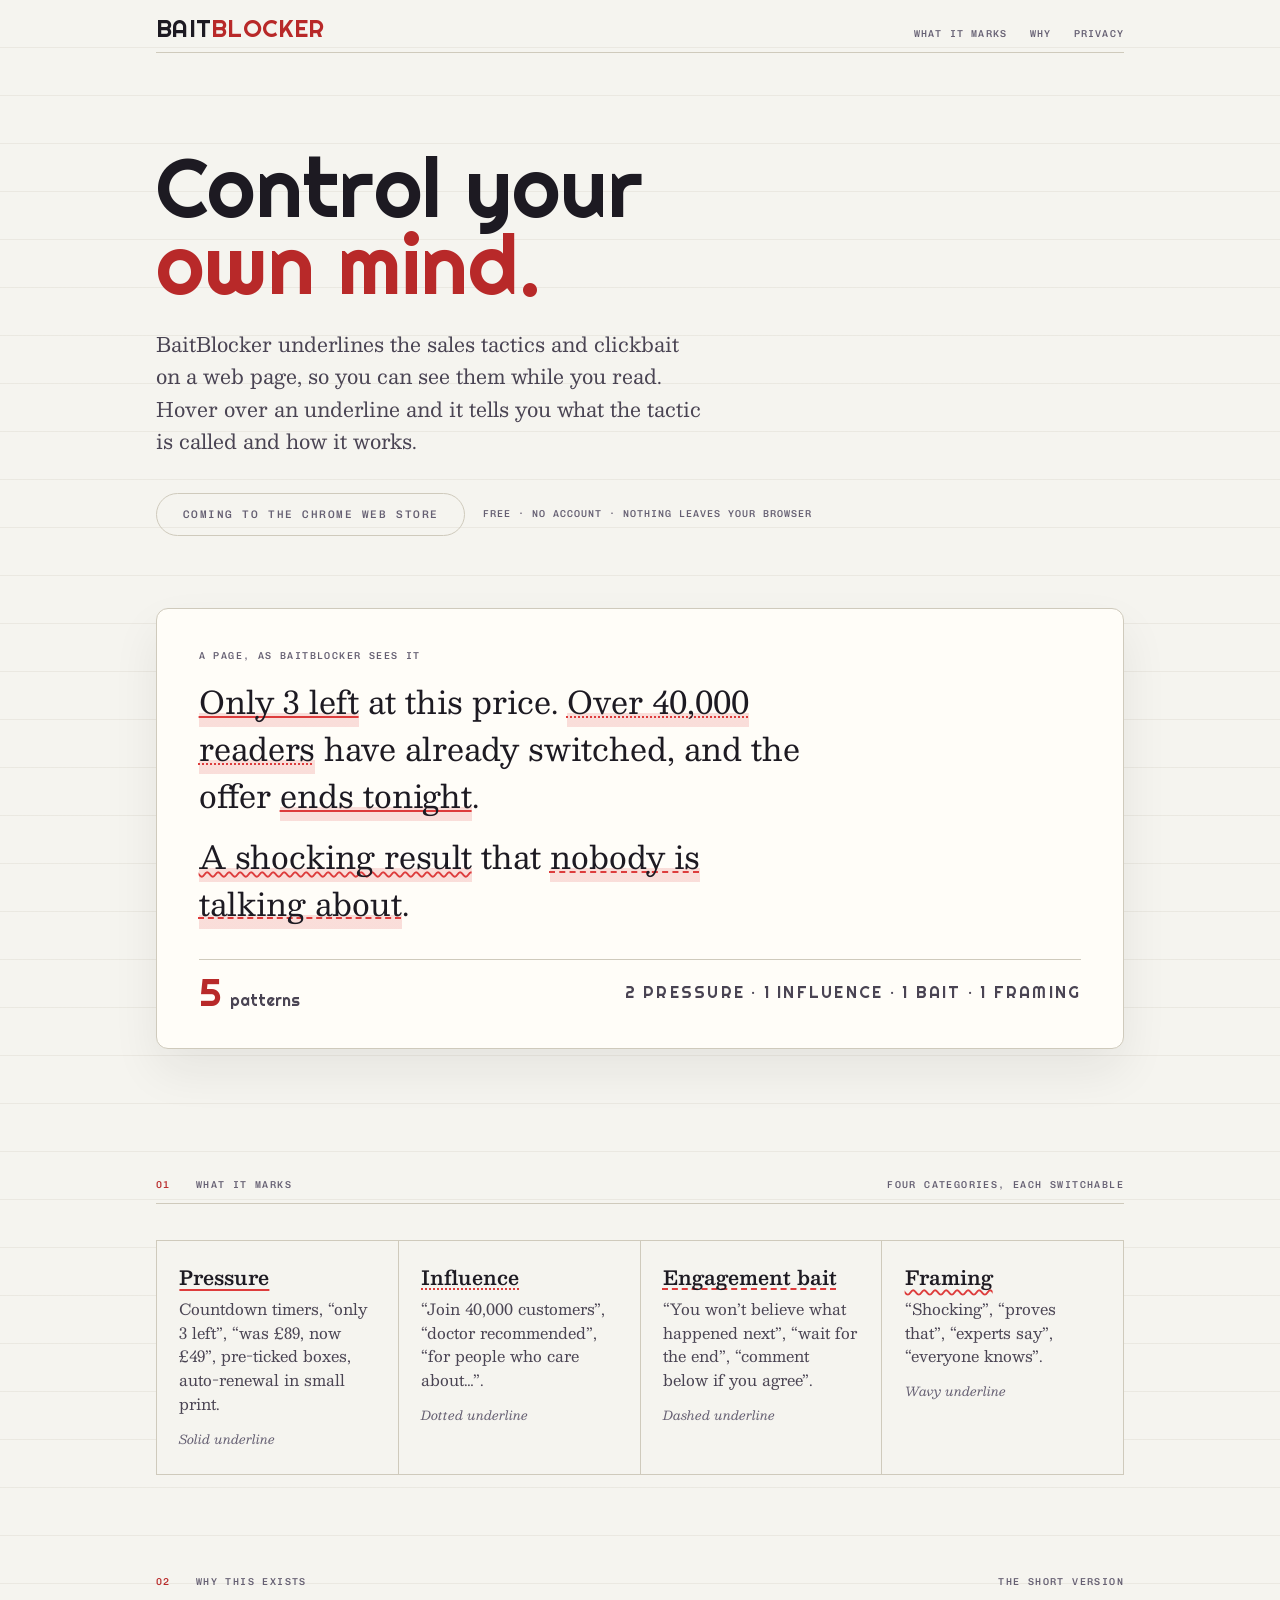
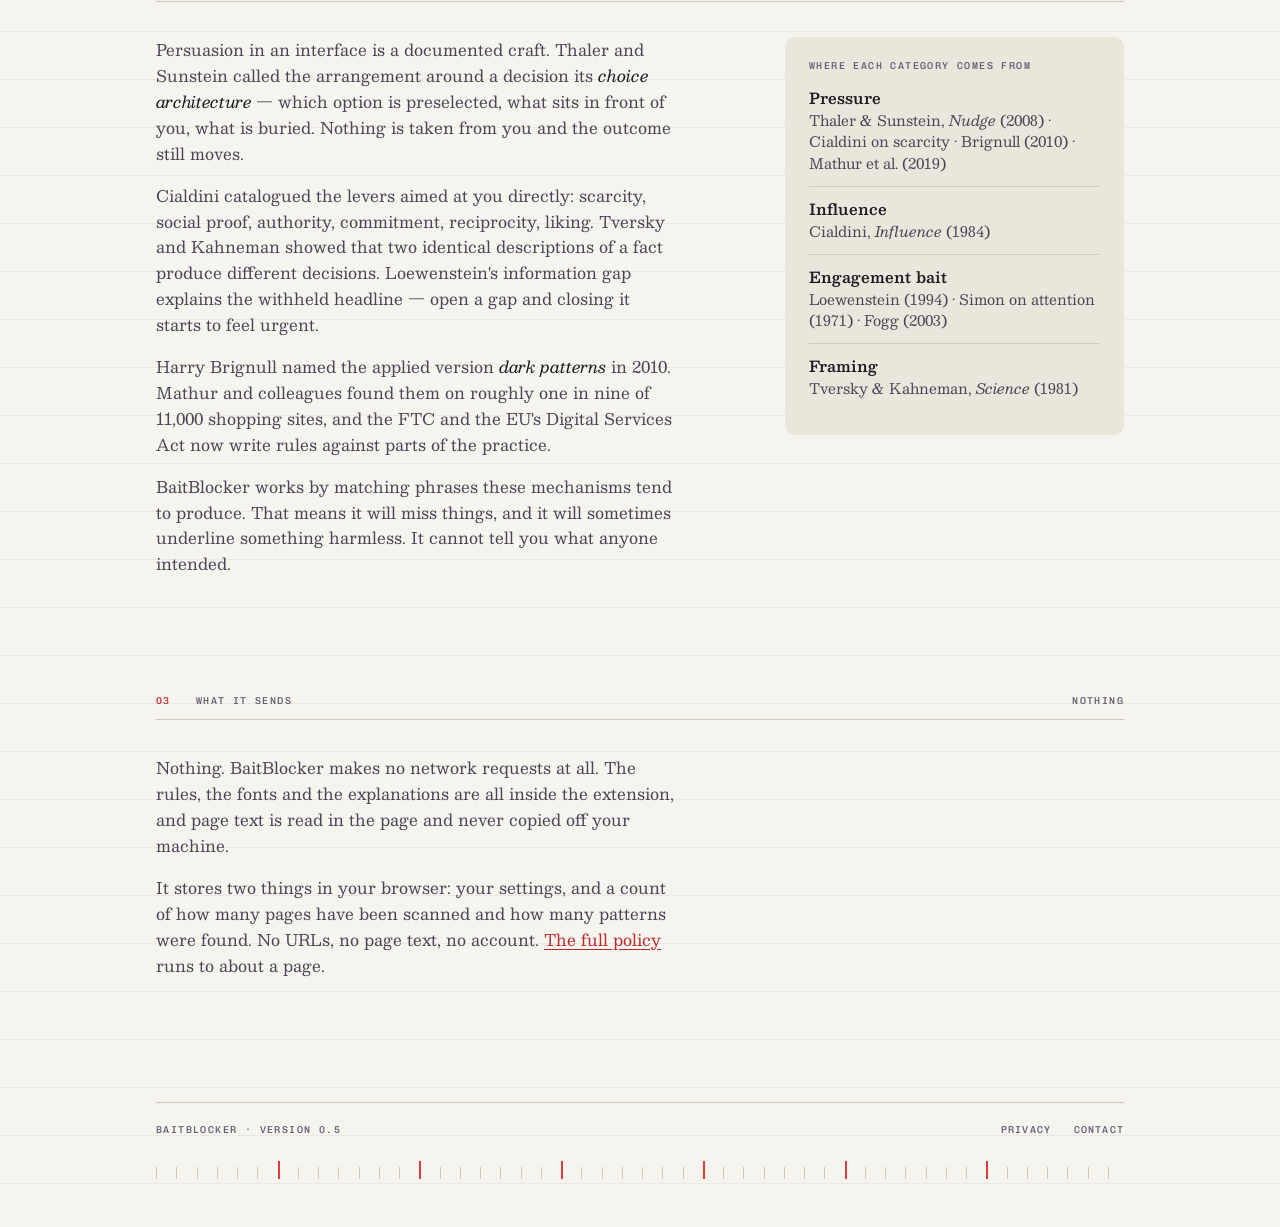
<file: site/index.html>
<!doctype html>
<html lang="en-GB">
<head>
<meta charset="utf-8">
<meta name="viewport" content="width=device-width,initial-scale=1">
<title>BaitBlocker — see the persuasion patterns on any page</title>
<meta name="description" content="A browser extension that underlines the sales tactics and clickbait on a web page and explains each one. Runs in your browser, sends nothing anywhere.">
<link rel="icon" href="icon.png">
<link rel="stylesheet" href="styles.css">
<meta property="og:title" content="BaitBlocker">
<meta property="og:description" content="Underlines the sales tactics and clickbait on a web page, and explains each one.">
<meta property="og:type" content="website">
</head>
<body>

<div class="wrap">
  <header class="mast">
    <a class="wordmark" href="/">BAIT<em>BLOCKER</em></a>
    <nav>
      <a href="#what">What it marks</a>
      <a href="#why">Why</a>
      <a href="/privacy">Privacy</a>
    </nav>
  </header>

  <div class="hero">
    <h1>Control your<br><em>own mind.</em></h1>
    <p class="stand">BaitBlocker underlines the sales tactics and clickbait on a web
    page, so you can see them while you read. Hover over an underline and it tells you
    what the tactic is called and how it works.</p>
    <div class="cta">
      <a class="install" id="install" href="#" aria-disabled="true">Coming to the Chrome Web Store</a>
      <small>Free · No account · Nothing leaves your browser</small>
    </div>
  </div>

  <div class="specimen">
    <span class="machine">A page, as BaitBlocker sees it</span>
    <p><span class="mark" data-c="pressure" style="--i:0">Only 3 left</span> at this
    price. <span class="mark" data-c="influence" style="--i:1">Over 40,000 readers</span>
    have already switched, and the offer
    <span class="mark" data-c="pressure" style="--i:2">ends tonight</span>.</p>
    <p><span class="mark" data-c="framing" style="--i:3">A shocking result</span> that
    <span class="mark" data-c="engagement" style="--i:4">nobody is talking about</span>.</p>
    <div class="readout">
      <b>5</b><span>patterns</span>
      <span class="machine">2 pressure · 1 influence · 1 bait · 1 framing</span>
    </div>
  </div>

  <section id="what">
    <div class="head">
      <h2><span>01</span> What it marks</h2>
      <span class="machine">Four categories, each switchable</span>
    </div>
    <div class="cards">
      <div class="card" data-c="pressure">
        <b>Pressure</b>
        <p>Countdown timers, “only 3 left”, “was £89, now £49”, pre-ticked boxes,
        auto-renewal in small print.</p>
        <small>Solid underline</small>
      </div>
      <div class="card" data-c="influence">
        <b>Influence</b>
        <p>“Join 40,000 customers”, “doctor recommended”, “for people who care
        about…”.</p>
        <small>Dotted underline</small>
      </div>
      <div class="card" data-c="engagement">
        <b>Engagement bait</b>
        <p>“You won’t believe what happened next”, “wait for the end”, “comment below if
        you agree”.</p>
        <small>Dashed underline</small>
      </div>
      <div class="card" data-c="framing">
        <b>Framing</b>
        <p>“Shocking”, “proves that”, “experts say”, “everyone knows”.</p>
        <small>Wavy underline</small>
      </div>
    </div>
  </section>

  <section id="why">
    <div class="head">
      <h2><span>02</span> Why this exists</h2>
      <span class="machine">The short version</span>
    </div>
    <div class="two">
      <div>
        <p>Persuasion in an interface is a documented craft. Thaler and Sunstein called
        the arrangement around a decision its <em>choice architecture</em> — which option
        is preselected, what sits in front of you, what is buried. Nothing is taken from
        you and the outcome still moves.</p>

        <p>Cialdini catalogued the levers aimed at you directly: scarcity, social proof,
        authority, commitment, reciprocity, liking. Tversky and Kahneman showed that two
        identical descriptions of a fact produce different decisions. Loewenstein's
        information gap explains the withheld headline — open a gap and closing it starts
        to feel urgent.</p>

        <p>Harry Brignull named the applied version <em>dark patterns</em> in 2010. Mathur
        and colleagues found them on roughly one in nine of 11,000 shopping sites, and the
        FTC and the EU's Digital Services Act now write rules against parts of the
        practice.</p>

        <p>BaitBlocker works by matching phrases these mechanisms tend to produce. That
        means it will miss things, and it will sometimes underline something harmless. It
        cannot tell you what anyone intended.</p>
      </div>

      <aside class="panel">
        <span class="machine">Where each category comes from</span>
        <ul>
          <li><b>Pressure</b> Thaler &amp; Sunstein, <i>Nudge</i> (2008) · Cialdini on
          scarcity · Brignull (2010) · Mathur et al. (2019)</li>
          <li><b>Influence</b> Cialdini, <i>Influence</i> (1984)</li>
          <li><b>Engagement bait</b> Loewenstein (1994) · Simon on attention (1971) ·
          Fogg (2003)</li>
          <li><b>Framing</b> Tversky &amp; Kahneman, <i>Science</i> (1981)</li>
        </ul>
      </aside>
    </div>
  </section>

  <section id="privacy-note">
    <div class="head">
      <h2><span>03</span> What it sends</h2>
      <span class="machine">Nothing</span>
    </div>
    <div class="single">
      <div>
        <p>Nothing. BaitBlocker makes no network requests at all. The rules, the fonts and
        the explanations are all inside the extension, and page text is read in the page
        and never copied off your machine.</p>
        <p>It stores two things in your browser: your settings, and a count of how many
        pages have been scanned and how many patterns were found. No URLs, no page text,
        no account. <a href="/privacy">The full policy</a> runs to about a page.</p>
      </div>
    </div>
  </section>

  <footer>
    <div class="foot-row">
      <span class="machine">BaitBlocker · Version 0.5</span>
      <nav>
        <a href="/privacy">Privacy</a>
        <a href="mailto:aswad.amr@gmail.com">Contact</a>
      </nav>
    </div>
    <div class="strip" aria-hidden="true"></div>
  </footer>
</div>

<script>
  // One constant to set when the listing goes live.
  const STORE_URL = "";

  const install = document.getElementById("install");
  if (STORE_URL) {
    install.href = STORE_URL;
    install.removeAttribute("aria-disabled");
    install.textContent = "Add to Chrome — free";
    install.rel = "noopener";
  }

  const strip = document.querySelector(".strip");
  for (let i = 0; i < 48; i += 1) strip.append(document.createElement("i"));
</script>
</body>
</html>
</file>
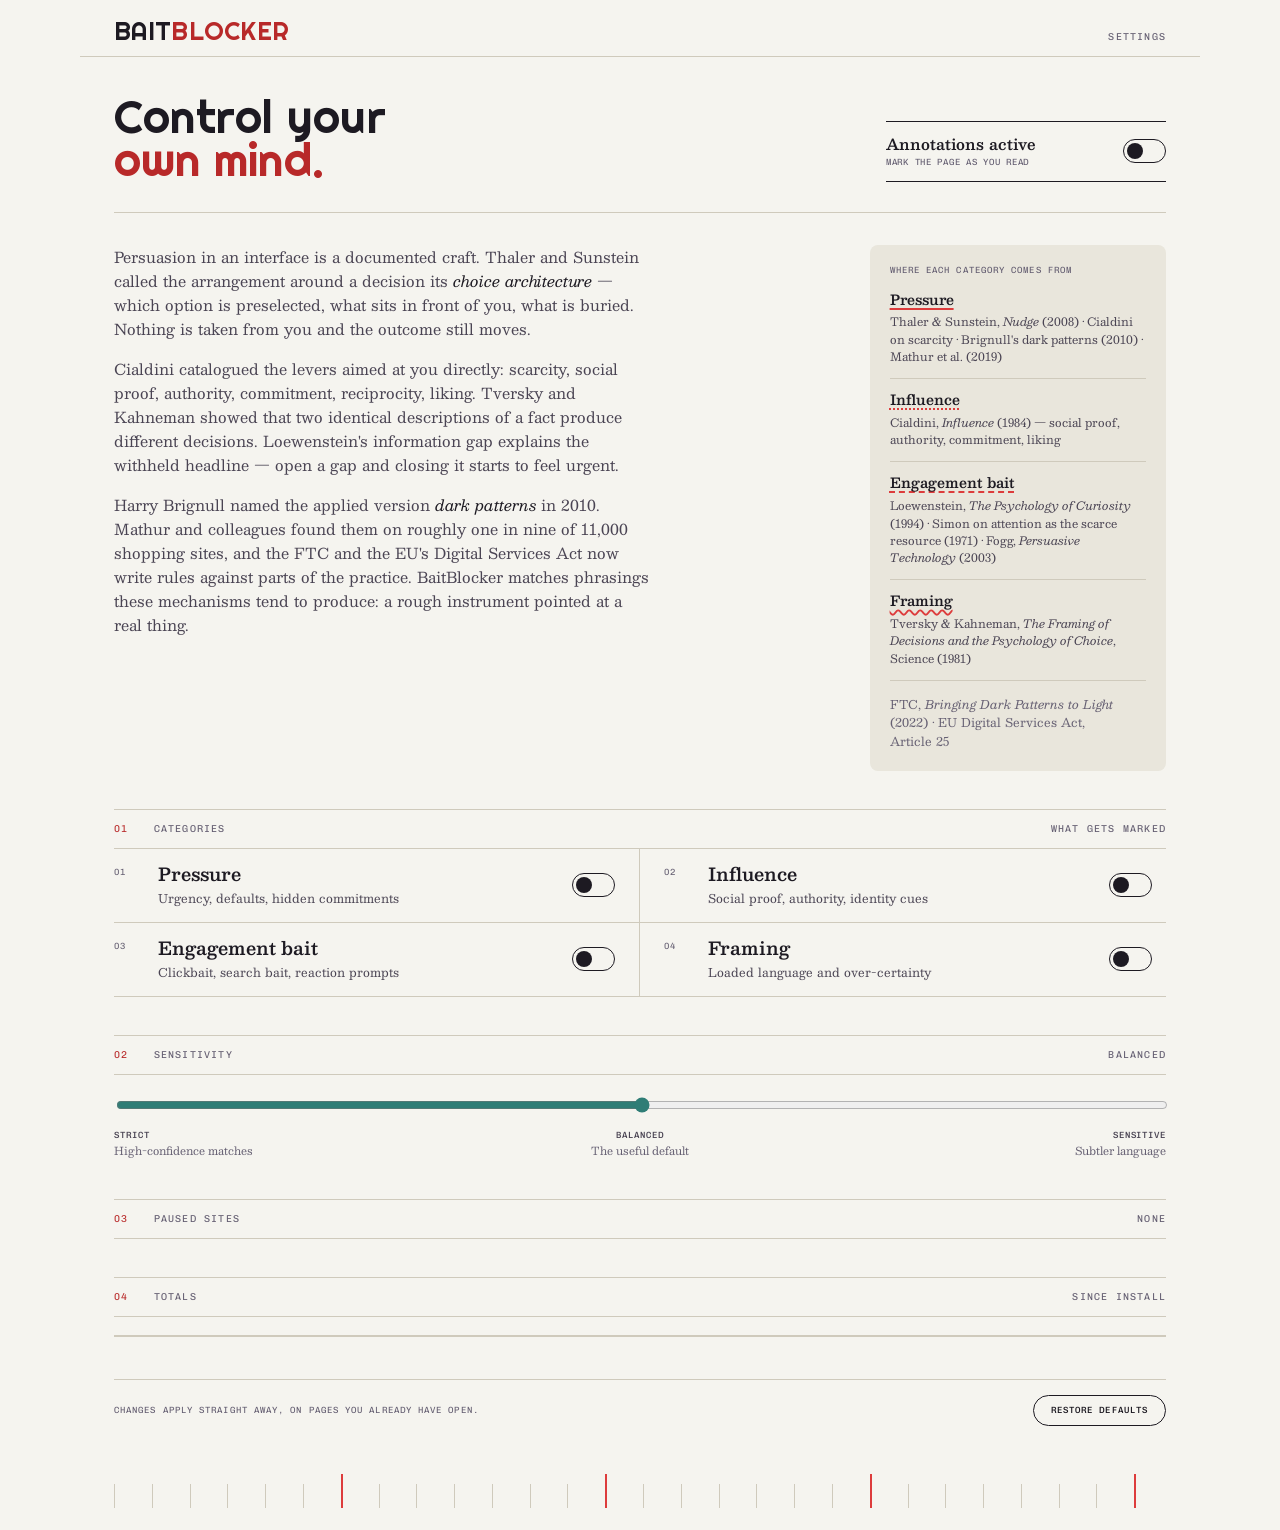
<file: control.html>
<!doctype html>
<html lang="en">
<head>
  <meta charset="utf-8">
  <meta name="viewport" content="width=device-width,initial-scale=1">
  <title>BaitBlocker — Settings</title>
  <link rel="stylesheet" href="control.css">
</head>
<body>
  <nav class="mast">
    <span class="wordmark">BAIT<em>BLOCKER</em></span>
    <span class="machine" id="version">SETTINGS</span>
  </nav>

  <main>
    <header class="hero">
      <h1>Control your<br><em>own mind.</em></h1>
      <label class="master">
        <span><b>Annotations active</b><small>Mark the page as you read</small></span>
        <input id="enabled" type="checkbox">
        <i aria-hidden="true"></i>
      </label>
    </header>

    <div class="reading">
      <div class="reading-copy">
        <p>Persuasion in an interface is a documented craft. Thaler and Sunstein called
        the arrangement around a decision its <em>choice architecture</em> — which option
        is preselected, what sits in front of you, what is buried. Nothing is taken from
        you and the outcome still moves.</p>

        <p>Cialdini catalogued the levers aimed at you directly: scarcity, social proof,
        authority, commitment, reciprocity, liking. Tversky and Kahneman showed that two
        identical descriptions of a fact produce different decisions. Loewenstein's
        information gap explains the withheld headline — open a gap and closing it starts
        to feel urgent.</p>

        <p>Harry Brignull named the applied version <em>dark patterns</em> in 2010. Mathur
        and colleagues found them on roughly one in nine of 11,000 shopping sites, and the
        FTC and the EU's Digital Services Act now write rules against parts of the
        practice. BaitBlocker matches phrasings these mechanisms tend to produce: a rough
        instrument pointed at a real thing.</p>
      </div>

      <aside class="reading-list">
        <span class="machine">WHERE EACH CATEGORY COMES FROM</span>
        <dl>
          <dt data-lens="pressure">Pressure</dt>
          <dd>Thaler &amp; Sunstein, <i>Nudge</i> (2008) · Cialdini on scarcity ·
          Brignull's dark patterns (2010) · Mathur et al. (2019)</dd>
          <dt data-lens="influence">Influence</dt>
          <dd>Cialdini, <i>Influence</i> (1984) — social proof, authority, commitment,
          liking</dd>
          <dt data-lens="engagement">Engagement bait</dt>
          <dd>Loewenstein, <i>The Psychology of Curiosity</i> (1994) · Simon on attention
          as the scarce resource (1971) · Fogg, <i>Persuasive Technology</i> (2003)</dd>
          <dt data-lens="framing">Framing</dt>
          <dd>Tversky &amp; Kahneman, <i>The Framing of Decisions and the Psychology of
          Choice</i>, Science (1981)</dd>
        </dl>
        <p class="regulation">FTC, <i>Bringing Dark Patterns to Light</i> (2022) · EU
        Digital Services Act, Article&nbsp;25</p>
      </aside>
    </div>

    <section>
      <div class="section-head">
        <p><span>01</span> CATEGORIES</p>
        <span>WHAT GETS MARKED</span>
      </div>
      <div class="lenses">
        <label class="lens pressure">
          <span class="lens-no">01</span>
          <span class="lens-copy"><b>Pressure</b><small>Urgency, defaults, hidden commitments</small></span>
          <input id="pressure" type="checkbox"><i aria-hidden="true"></i>
        </label>
        <label class="lens influence">
          <span class="lens-no">02</span>
          <span class="lens-copy"><b>Influence</b><small>Social proof, authority, identity cues</small></span>
          <input id="influence" type="checkbox"><i aria-hidden="true"></i>
        </label>
        <label class="lens engagement">
          <span class="lens-no">03</span>
          <span class="lens-copy"><b>Engagement bait</b><small>Clickbait, search bait, reaction prompts</small></span>
          <input id="engagement" type="checkbox"><i aria-hidden="true"></i>
        </label>
        <label class="lens framing">
          <span class="lens-no">04</span>
          <span class="lens-copy"><b>Framing</b><small>Loaded language and over-certainty</small></span>
          <input id="framing" type="checkbox"><i aria-hidden="true"></i>
        </label>
      </div>
    </section>

    <section>
      <div class="section-head">
        <p><span>02</span> SENSITIVITY</p>
        <span id="sensitivity-label">BALANCED</span>
      </div>
      <div class="sensitivity">
        <label class="visually-hidden" for="sensitivity">Sensitivity: how willing BaitBlocker is to flag lower-confidence cues</label>
        <input id="sensitivity" type="range" min="0" max="2" step="1">
        <div class="range-labels" aria-hidden="true">
          <span><b>Strict</b><small>High-confidence matches</small></span>
          <span><b>Balanced</b><small>The useful default</small></span>
          <span><b>Sensitive</b><small>Subtler language</small></span>
        </div>
      </div>
    </section>

    <section>
      <div class="section-head">
        <p><span>03</span> PAUSED SITES</p>
        <span id="paused-count">NONE</span>
      </div>
      <ul class="paused" id="paused-list" aria-label="Sites where BaitBlocker is paused"></ul>
    </section>

    <section>
      <div class="section-head">
        <p><span>04</span> TOTALS</p>
        <span id="stats-since">SINCE INSTALL</span>
      </div>
      <div class="stats" id="stats"></div>
    </section>

    <footer>
      <p>Changes apply straight away, on pages you already have open.</p>
      <button id="reset">RESTORE DEFAULTS</button>
    </footer>
  </main>

  <div class="scan-strip" aria-hidden="true">
    <i></i><i></i><i></i><i></i><i></i><i></i><i></i>
    <i></i><i></i><i></i><i></i><i></i><i></i><i></i>
    <i></i><i></i><i></i><i></i><i></i><i></i><i></i>
    <i></i><i></i><i></i><i></i><i></i><i></i><i></i>
  </div>
  <script src="config.js"></script>
  <script src="control.js"></script>
</body>
</html>
</file>
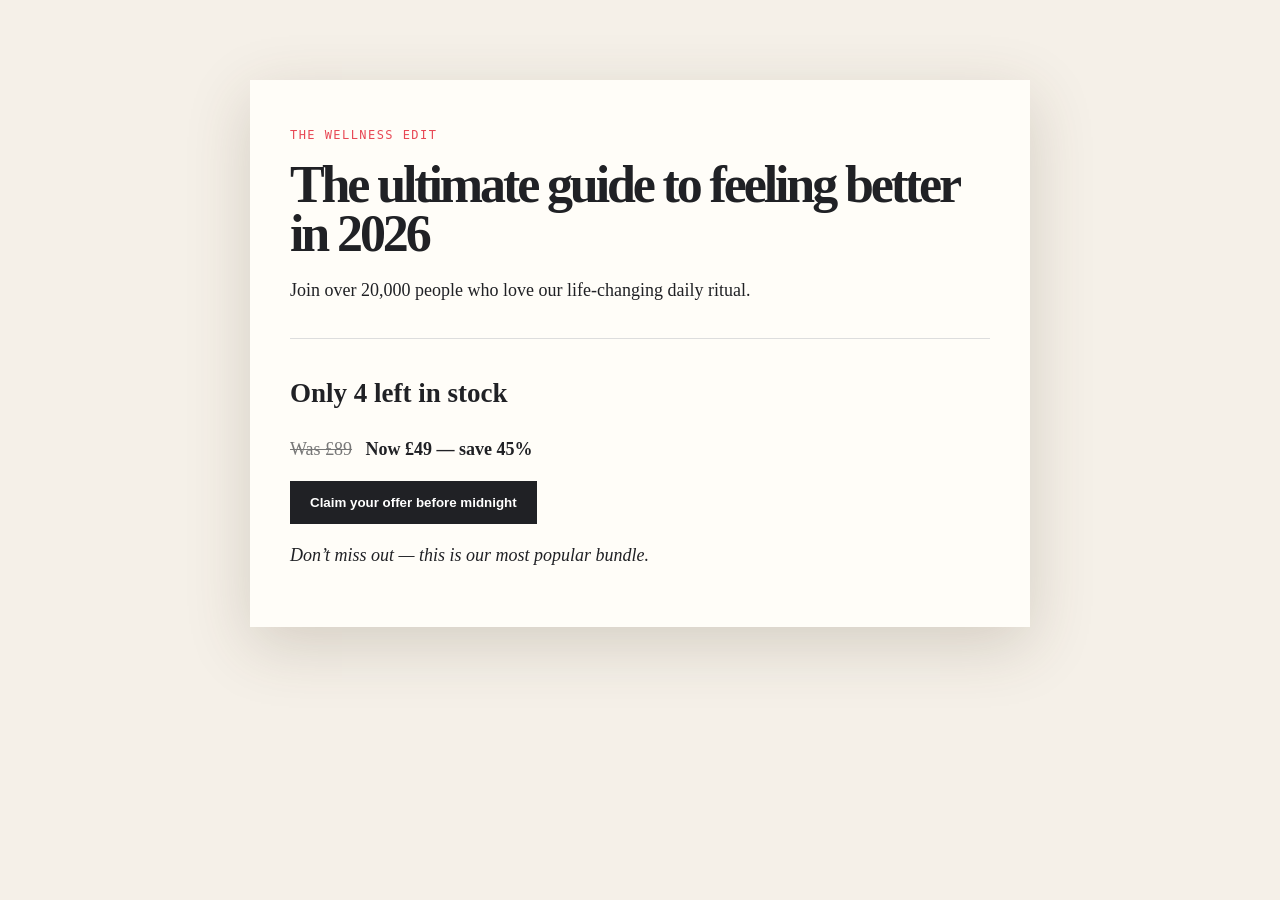
<file: demo.html>
<!doctype html><html><head><meta charset="utf-8"><title>BaitBlocker — Demo</title><style>body{margin:0;background:#f5f0e8;color:#202125;font:18px/1.5 Georgia,serif}main{max-width:700px;margin:80px auto;padding:40px;background:#fffdf8;box-shadow:0 18px 60px #493c2630}small{font:12px monospace;color:#e84855;letter-spacing:.12em}h1{font-size:52px;line-height:.95;letter-spacing:-.06em;margin:.25em 0}button{background:#202125;color:#fff;padding:14px 20px;border:0;font-weight:bold}del{color:#777}hr{border:0;border-top:1px solid #ddd;margin:34px 0}</style></head><body><main><small>THE WELLNESS EDIT</small><h1>The ultimate guide to feeling better in 2026</h1><p>Join over 20,000 people who love our life-changing daily ritual.</p><hr><h2>Only 4 left in stock</h2><p><del>Was £89</del> &nbsp; <strong>Now £49 — save 45%</strong></p><button>Claim your offer before midnight</button><p><em>Don’t miss out — this is our most popular bundle.</em></p></main></body></html>
</file>
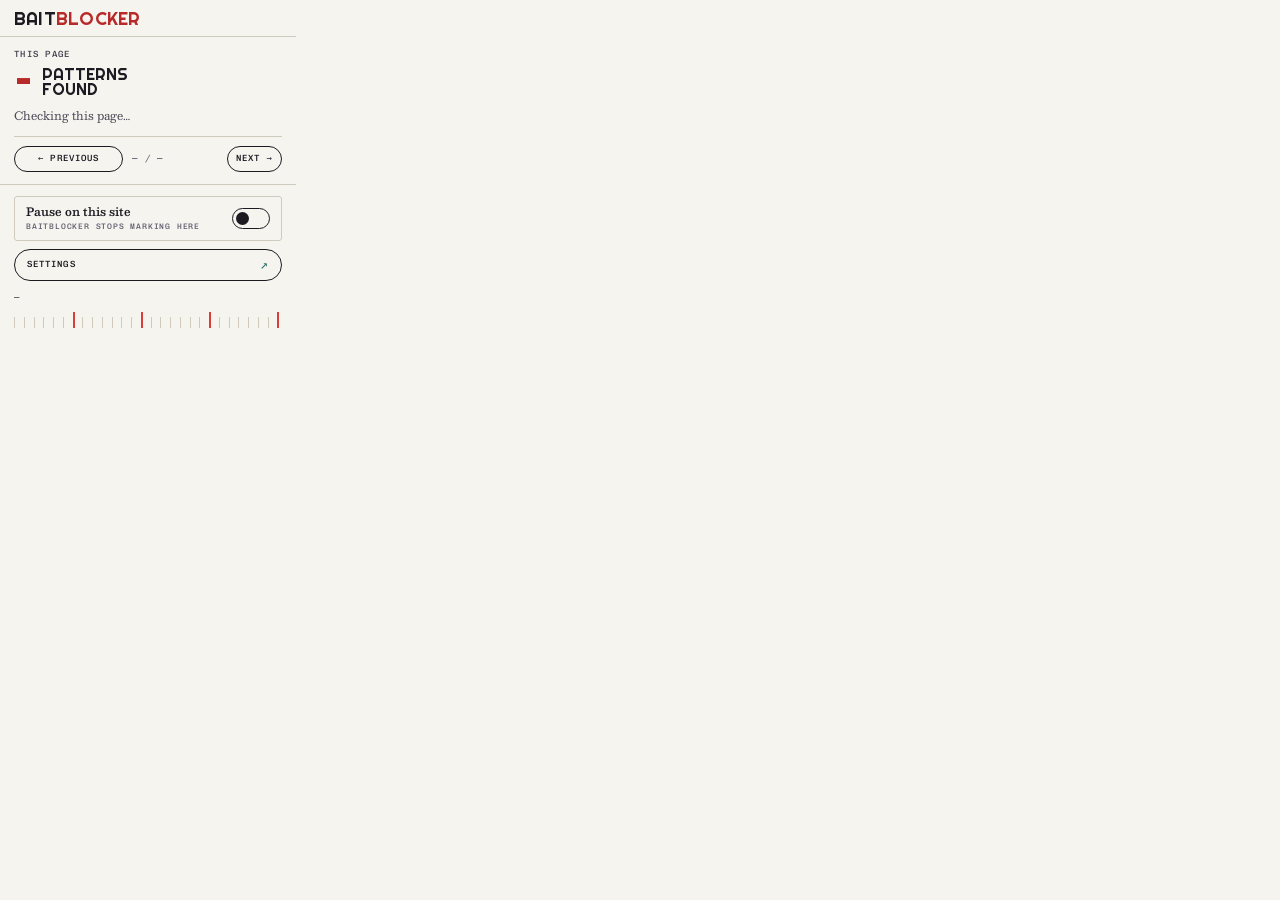
<file: popup.html>
<!doctype html>
<html lang="en">
<head>
  <meta charset="utf-8">
  <meta name="viewport" content="width=device-width,initial-scale=1">
  <title>BaitBlocker</title>
  <link rel="stylesheet" href="popup.css">
</head>
<body>
  <header class="mast">
    <span class="wordmark">BAIT<em>BLOCKER</em></span>
  </header>

  <section class="readout">
    <p class="kicker">THIS PAGE</p>
    <div class="count-line" aria-live="polite">
      <strong id="count">–</strong>
      <span id="count-label">PATTERNS<br>FOUND</span>
    </div>
    <p id="summary">Checking this page…</p>
    <button id="reload" class="reload" hidden>RELOAD THIS PAGE</button>

    <div class="lens-strip" id="lens-strip" role="group" aria-label="Filter by category"></div>

    <div class="stepper" aria-label="Move through the results">
      <button id="previous" aria-label="Previous result">← PREVIOUS</button>
      <span id="position" aria-live="polite">— / —</span>
      <button id="next" aria-label="Next result">NEXT →</button>
    </div>
  </section>

  <ol id="list" aria-label="Patterns found on this page"></ol>

  <div class="actions">
    <label class="site-pause" id="site-pause">
      <span><b>Pause on <span id="site-host">this site</span></b><small id="site-note">BaitBlocker stops marking here</small></span>
      <input id="paused" type="checkbox">
      <i aria-hidden="true"></i>
    </label>
    <button id="controls" class="control-link">SETTINGS <span aria-hidden="true">↗</span></button>
  </div>

  <footer>
    <p id="stats" class="stats">—</p>
    <div class="scan-strip" aria-hidden="true">
      <i></i><i></i><i></i><i></i><i></i><i></i><i></i>
      <i></i><i></i><i></i><i></i><i></i><i></i><i></i>
      <i></i><i></i><i></i><i></i><i></i><i></i><i></i>
      <i></i><i></i><i></i><i></i><i></i><i></i><i></i>
    </div>
  </footer>
  <script src="config.js"></script>
  <script src="popup.js"></script>
</body>
</html>
</file>
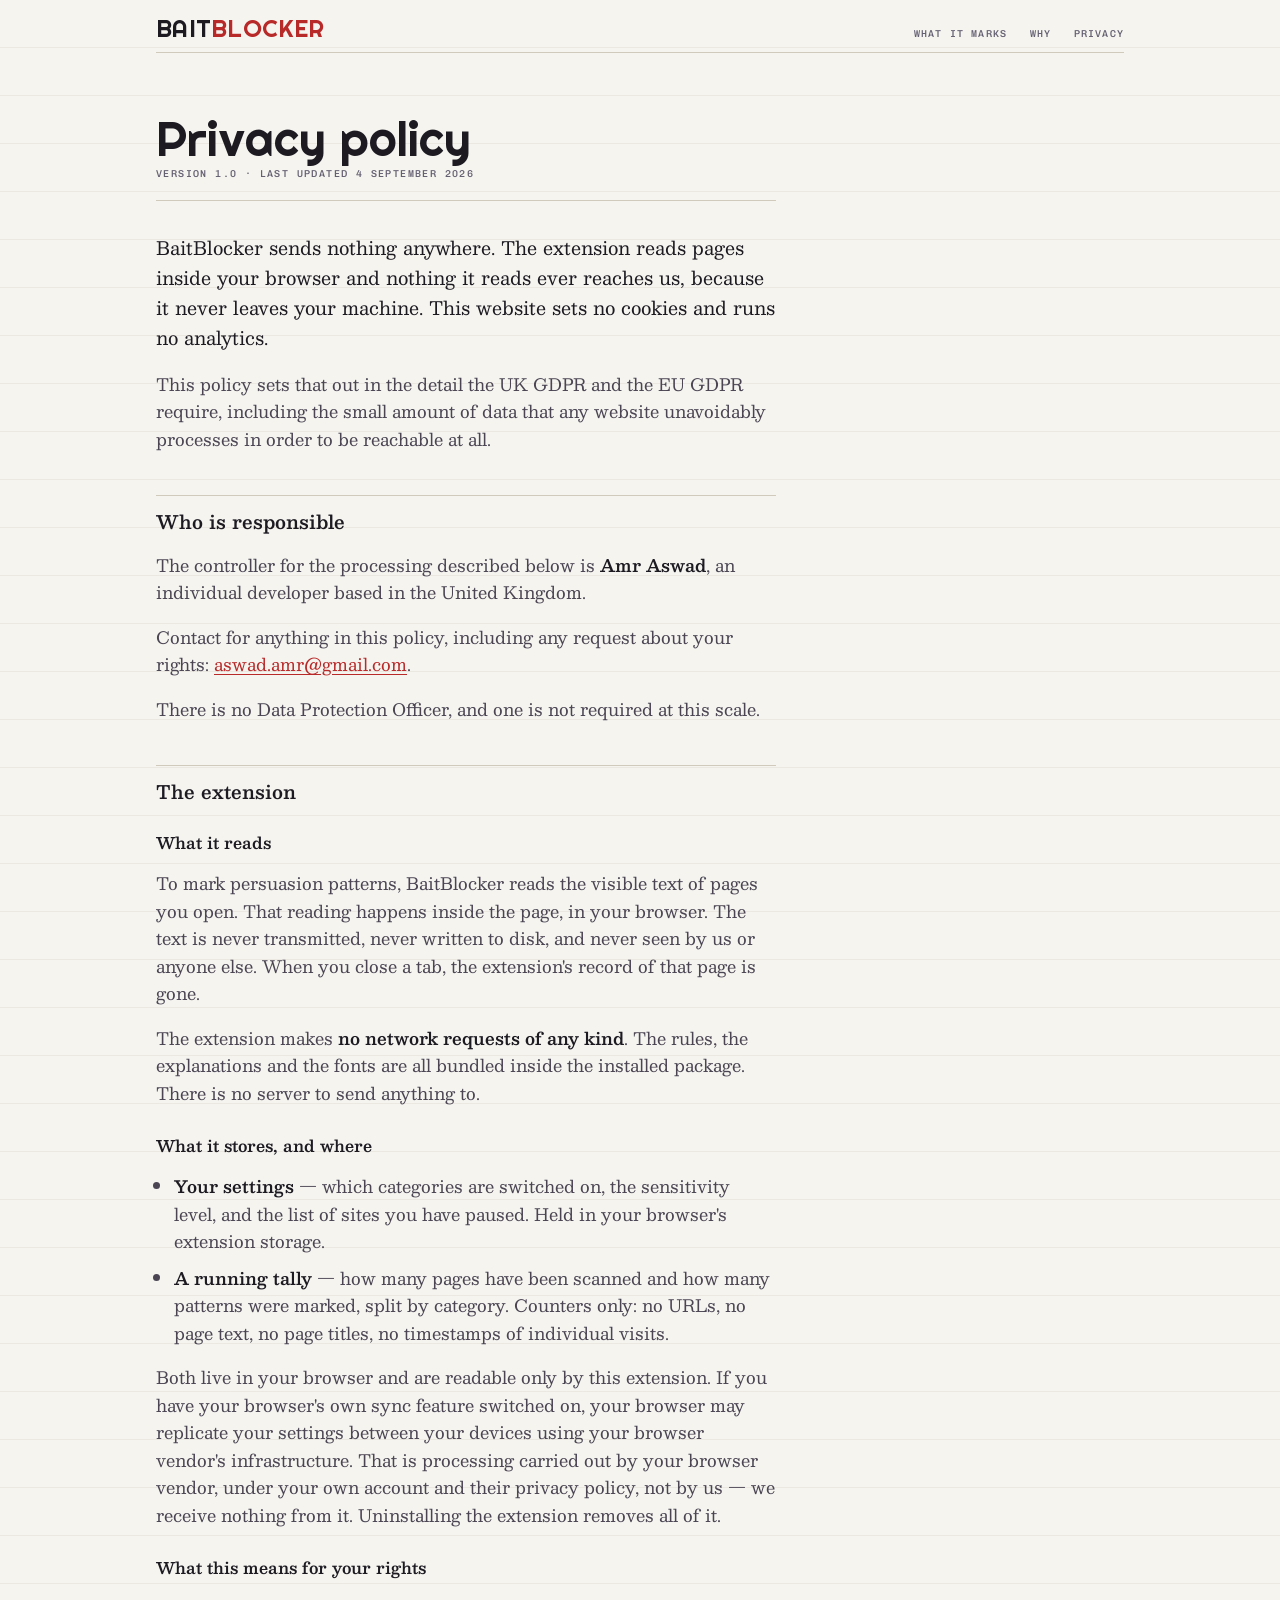
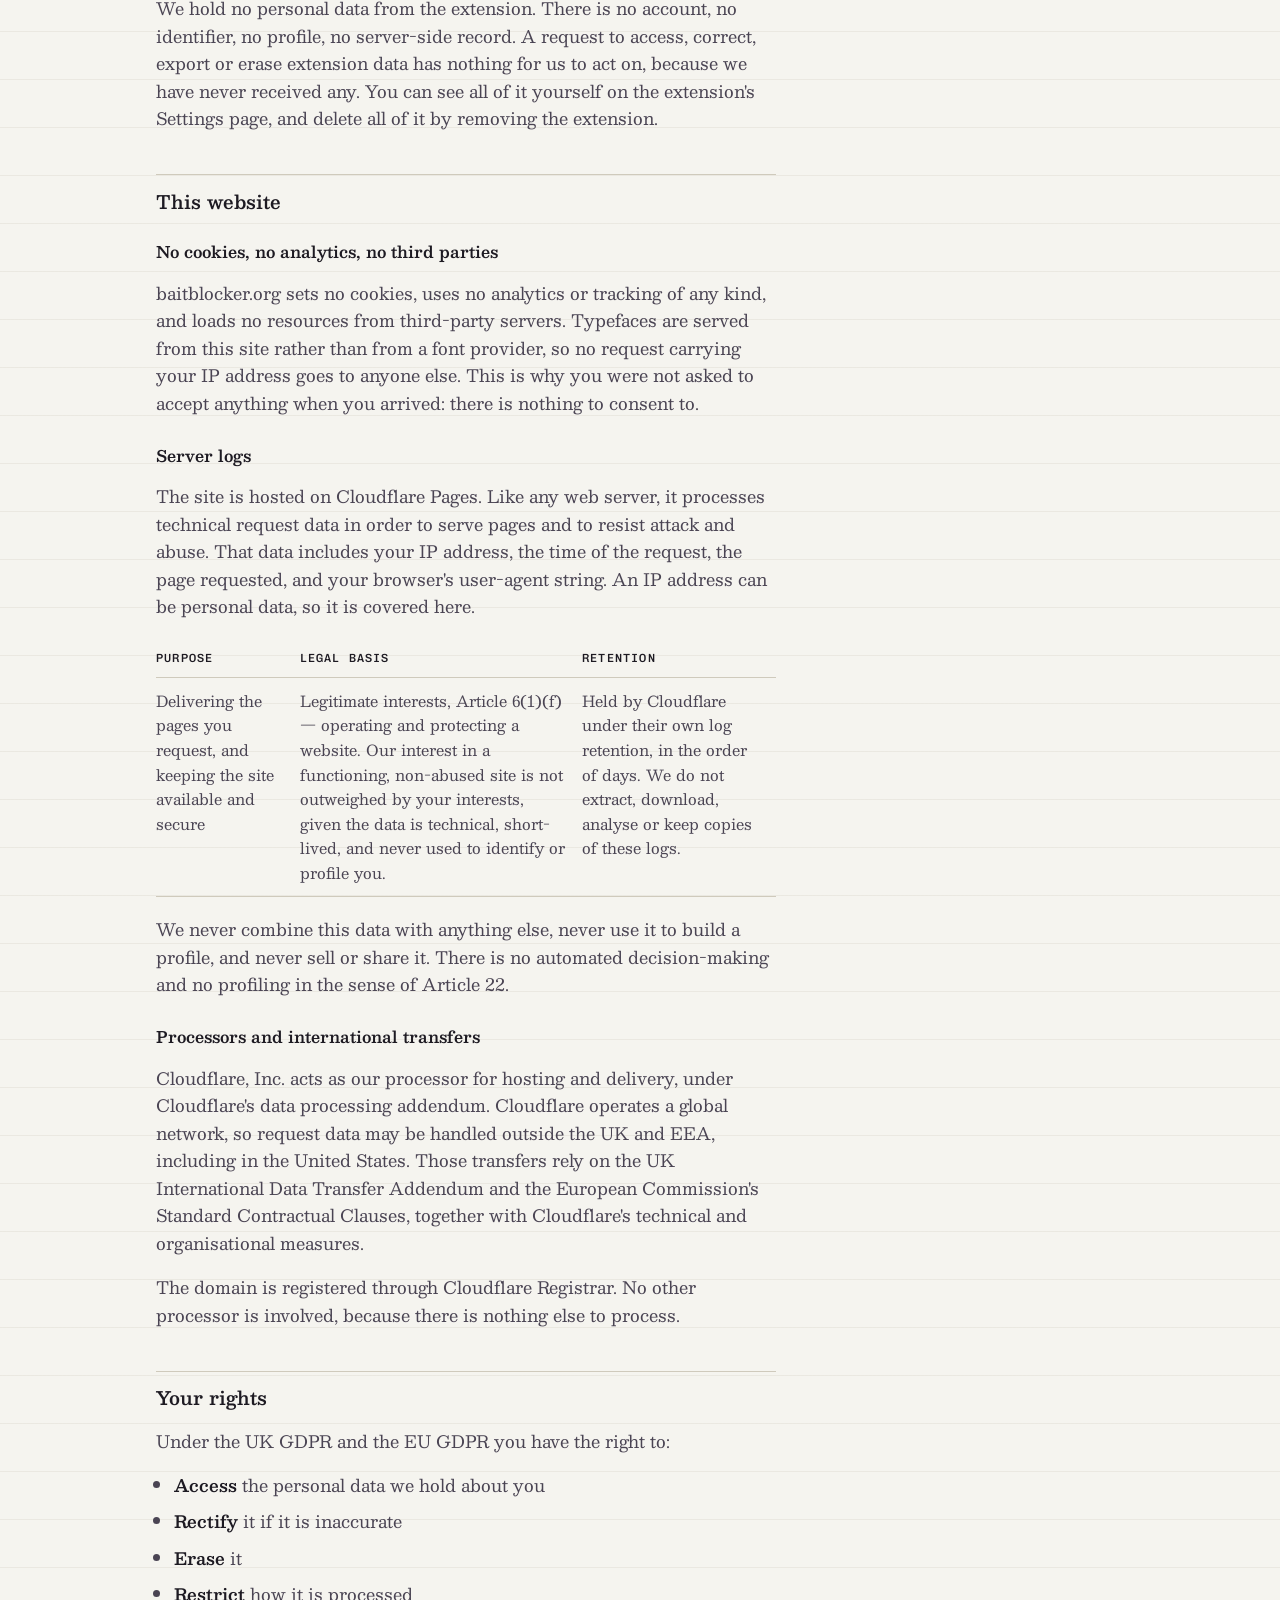
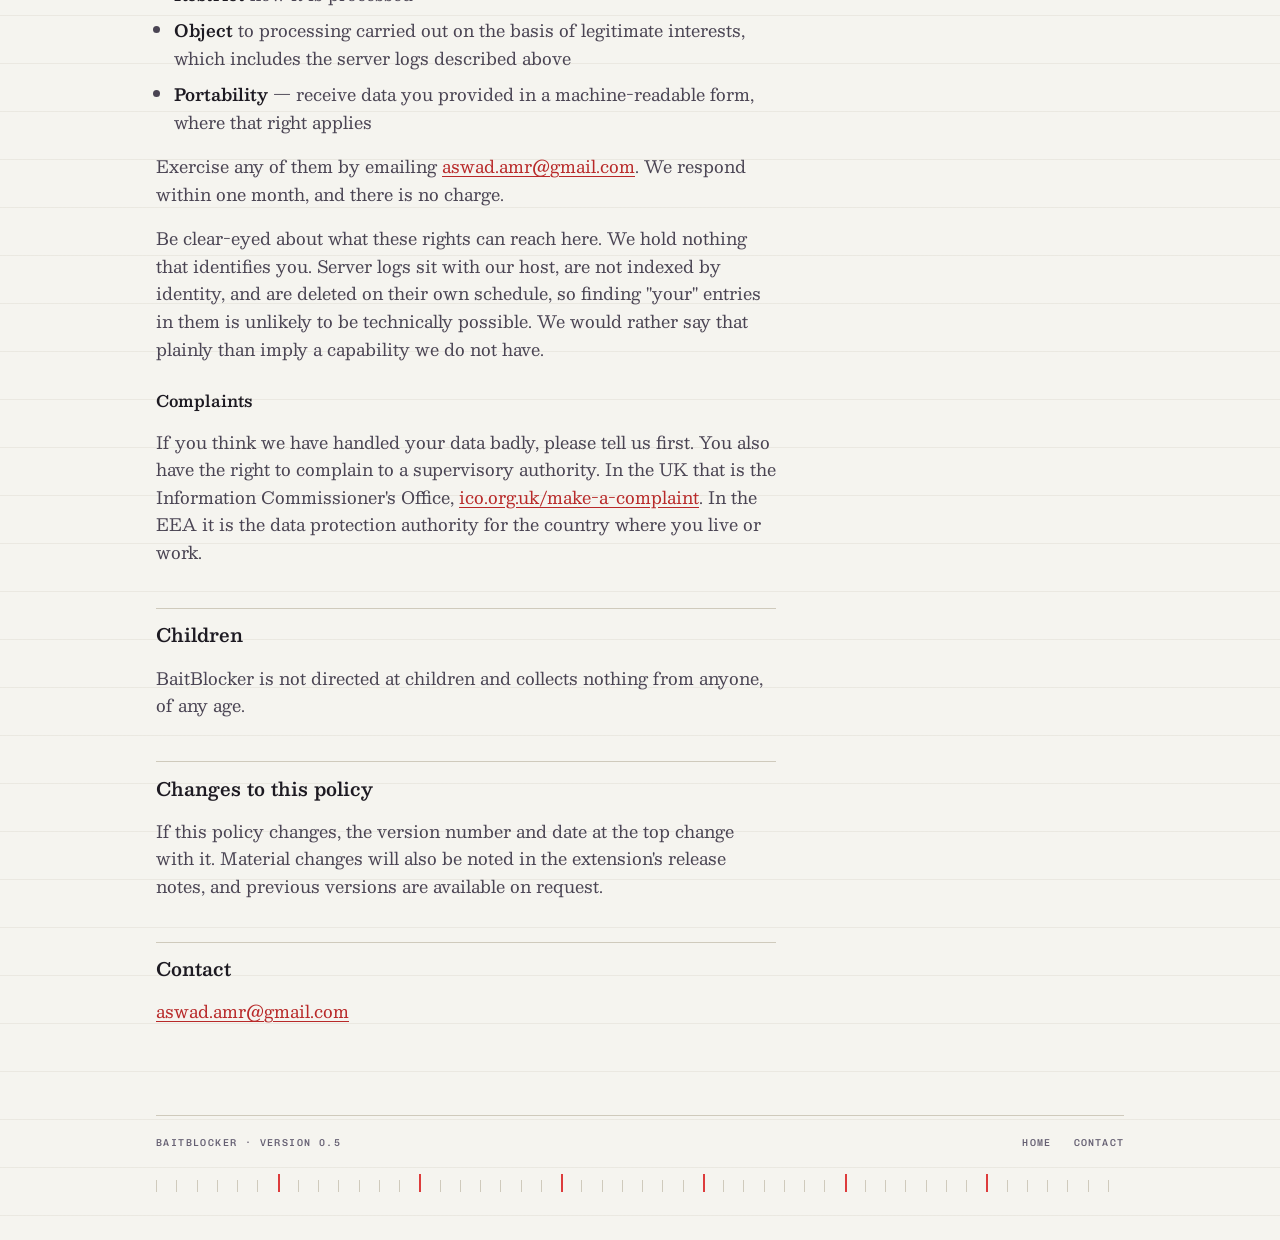
<file: site/privacy.html>
<!doctype html>
<html lang="en-GB">
<head>
<meta charset="utf-8">
<meta name="viewport" content="width=device-width,initial-scale=1">
<title>BaitBlocker — Privacy policy</title>
<meta name="description" content="BaitBlocker sends nothing anywhere. No cookies, no analytics, no third-party requests. UK and EU GDPR information in full.">
<link rel="icon" href="icon.png">
<link rel="stylesheet" href="styles.css">
</head>
<body>

<div class="wrap">
  <header class="mast">
    <a class="wordmark" href="/">BAIT<em>BLOCKER</em></a>
    <nav>
      <a href="/#what">What it marks</a>
      <a href="/#why">Why</a>
      <a href="/privacy">Privacy</a>
    </nav>
  </header>

  <article class="prose">
    <h1>Privacy policy</h1>
    <p class="stamp">Version 1.0 · Last updated 4 September 2026</p>

    <p class="lede">BaitBlocker sends nothing anywhere. The extension reads pages inside
    your browser and nothing it reads ever reaches us, because it never leaves your
    machine. This website sets no cookies and runs no analytics.</p>

    <p>This policy sets that out in the detail the UK GDPR and the EU GDPR require,
    including the small amount of data that any website unavoidably processes in order to
    be reachable at all.</p>

    <h2>Who is responsible</h2>
    <p>The controller for the processing described below is <strong>Amr Aswad</strong>,
    an individual developer based in the United Kingdom.</p>
    <p>Contact for anything in this policy, including any request about your rights:
    <a href="mailto:aswad.amr@gmail.com">aswad.amr@gmail.com</a>.</p>
    <p>There is no Data Protection Officer, and one is not required at this scale.</p>

    <h2>The extension</h2>

    <h3>What it reads</h3>
    <p>To mark persuasion patterns, BaitBlocker reads the visible text of pages you open.
    That reading happens inside the page, in your browser. The text is never transmitted,
    never written to disk, and never seen by us or anyone else. When you close a tab, the
    extension's record of that page is gone.</p>
    <p>The extension makes <strong>no network requests of any kind</strong>. The rules,
    the explanations and the fonts are all bundled inside the installed package. There is
    no server to send anything to.</p>

    <h3>What it stores, and where</h3>
    <ul>
      <li><strong>Your settings</strong> — which categories are switched on, the
      sensitivity level, and the list of sites you have paused. Held in your browser's
      extension storage.</li>
      <li><strong>A running tally</strong> — how many pages have been scanned and how
      many patterns were marked, split by category. Counters only: no URLs, no page text,
      no page titles, no timestamps of individual visits.</li>
    </ul>
    <p>Both live in your browser and are readable only by this extension. If you have your
    browser's own sync feature switched on, your browser may replicate your settings
    between your devices using your browser vendor's infrastructure. That is processing
    carried out by your browser vendor, under your own account and their privacy policy,
    not by us — we receive nothing from it. Uninstalling the extension removes all of
    it.</p>

    <h3>What this means for your rights</h3>
    <p>We hold no personal data from the extension. There is no account, no identifier, no
    profile, no server-side record. A request to access, correct, export or erase
    extension data has nothing for us to act on, because we have never received any. You
    can see all of it yourself on the extension's Settings page, and delete all of it by
    removing the extension.</p>

    <h2>This website</h2>

    <h3>No cookies, no analytics, no third parties</h3>
    <p>baitblocker.org sets no cookies, uses no analytics or tracking of any kind, and
    loads no resources from third-party servers. Typefaces are served from this site
    rather than from a font provider, so no request carrying your IP address goes to
    anyone else. This is why you were not asked to accept anything when you arrived: there
    is nothing to consent to.</p>

    <h3>Server logs</h3>
    <p>The site is hosted on Cloudflare Pages. Like any web server, it processes technical
    request data in order to serve pages and to resist attack and abuse. That data
    includes your IP address, the time of the request, the page requested, and your
    browser's user-agent string. An IP address can be personal data, so it is covered
    here.</p>
    <table>
      <tr><th>Purpose</th><th>Legal basis</th><th>Retention</th></tr>
      <tr>
        <td>Delivering the pages you request, and keeping the site available and
        secure</td>
        <td>Legitimate interests, Article 6(1)(f) — operating and protecting a website.
        Our interest in a functioning, non-abused site is not outweighed by your
        interests, given the data is technical, short-lived, and never used to identify or
        profile you.</td>
        <td>Held by Cloudflare under their own log retention, in the order of days. We do
        not extract, download, analyse or keep copies of these logs.</td>
      </tr>
    </table>
    <p>We never combine this data with anything else, never use it to build a profile, and
    never sell or share it. There is no automated decision-making and no profiling in the
    sense of Article 22.</p>

    <h3>Processors and international transfers</h3>
    <p>Cloudflare, Inc. acts as our processor for hosting and delivery, under Cloudflare's
    data processing addendum. Cloudflare operates a global network, so request data may be
    handled outside the UK and EEA, including in the United States. Those transfers rely
    on the UK International Data Transfer Addendum and the European Commission's Standard
    Contractual Clauses, together with Cloudflare's technical and organisational
    measures.</p>
    <p>The domain is registered through Cloudflare Registrar. No other processor is
    involved, because there is nothing else to process.</p>

    <h2>Your rights</h2>
    <p>Under the UK GDPR and the EU GDPR you have the right to:</p>
    <ul>
      <li><strong>Access</strong> the personal data we hold about you</li>
      <li><strong>Rectify</strong> it if it is inaccurate</li>
      <li><strong>Erase</strong> it</li>
      <li><strong>Restrict</strong> how it is processed</li>
      <li><strong>Object</strong> to processing carried out on the basis of legitimate
      interests, which includes the server logs described above</li>
      <li><strong>Portability</strong> — receive data you provided in a machine-readable
      form, where that right applies</li>
    </ul>
    <p>Exercise any of them by emailing
    <a href="mailto:aswad.amr@gmail.com">aswad.amr@gmail.com</a>. We respond within one
    month, and there is no charge.</p>
    <p>Be clear-eyed about what these rights can reach here. We hold nothing that
    identifies you. Server logs sit with our host, are not indexed by identity, and are
    deleted on their own schedule, so finding "your" entries in them is unlikely to be
    technically possible. We would rather say that plainly than imply a capability we do
    not have.</p>

    <h3>Complaints</h3>
    <p>If you think we have handled your data badly, please tell us first. You also have
    the right to complain to a supervisory authority. In the UK that is the Information
    Commissioner's Office, <a href="https://ico.org.uk/make-a-complaint/"
    rel="noopener">ico.org.uk/make-a-complaint</a>. In the EEA it is the data protection
    authority for the country where you live or work.</p>

    <h2>Children</h2>
    <p>BaitBlocker is not directed at children and collects nothing from anyone, of any
    age.</p>

    <h2>Changes to this policy</h2>
    <p>If this policy changes, the version number and date at the top change with it.
    Material changes will also be noted in the extension's release notes, and previous
    versions are available on request.</p>

    <h2>Contact</h2>
    <p><a href="mailto:aswad.amr@gmail.com">aswad.amr@gmail.com</a></p>
  </article>

  <footer>
    <div class="foot-row">
      <span class="machine">BaitBlocker · Version 0.5</span>
      <nav>
        <a href="/">Home</a>
        <a href="mailto:aswad.amr@gmail.com">Contact</a>
      </nav>
    </div>
    <div class="strip" aria-hidden="true"></div>
  </footer>
</div>

<script>
  const strip = document.querySelector(".strip");
  for (let i = 0; i < 48; i += 1) strip.append(document.createElement("i"));
</script>
</body>
</html>
</file>
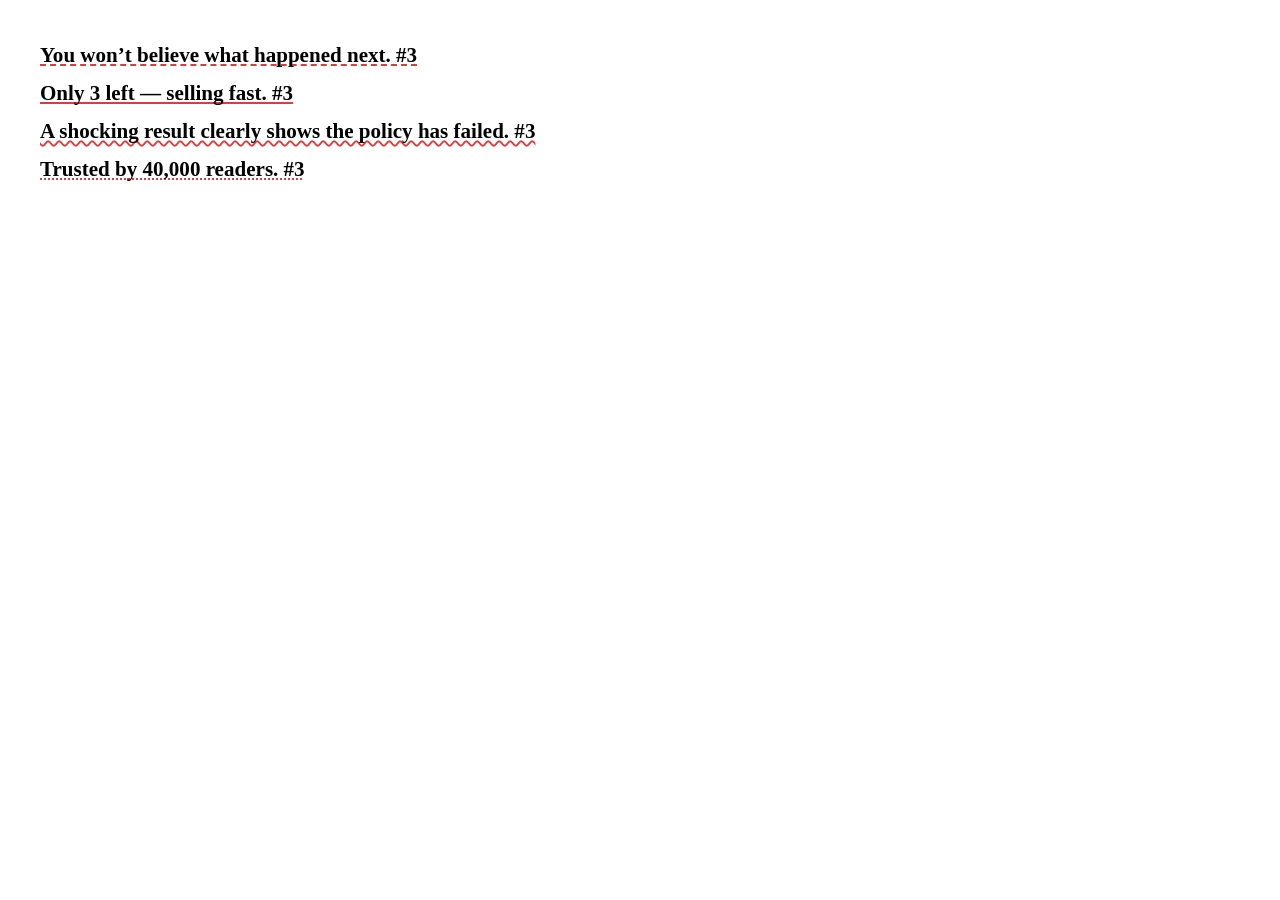
<file: tests/churn.html>
<!doctype html>
<html lang="en">
<head><meta charset="utf-8"><title>BaitBlocker churn fixture</title>
<link rel="stylesheet" href="../overlay.css">
<style>body{margin:40px;font:18px/1.5 Georgia,serif}h3{width:600px;height:30px;margin:8px 0}</style>
</head>
<body>
<main id="feed"></main>
<script>
  window.__baitBlockerMessages = [];
  window.chrome = {
    storage: {
      sync: { get: (defaults, callback) => callback(defaults) },
      onChanged: { addListener: () => {} }
    },
    runtime: {
      sendMessage: message => window.__baitBlockerMessages.push(message),
      onMessage: { addListener: () => {} }
    }
  };

  // Every repaint replaces the nodes, so the old findings retire and new ones take
  // their place — the Temu case, where a page rerenders every couple of seconds.
  const lines = [
    'You won’t believe what happened next.',
    'Only 3 left — selling fast.',
    'A shocking result clearly shows the policy has failed.',
    'Trusted by 40,000 readers.'
  ];
  let round = 0;
  window.__rounds = 0;
  function repaint() {
    const feed = document.getElementById('feed');
    feed.replaceChildren();
    for (const line of lines) {
      const heading = document.createElement('h3');
      heading.textContent = `${line} #${round}`;
      feed.append(heading);
    }
    round += 1;
    window.__rounds = round;
  }
  repaint();
  setInterval(repaint, 260);
</script>
<script src="../config.js"></script>
<script src="../content.js"></script>
</body>
</html>
</file>
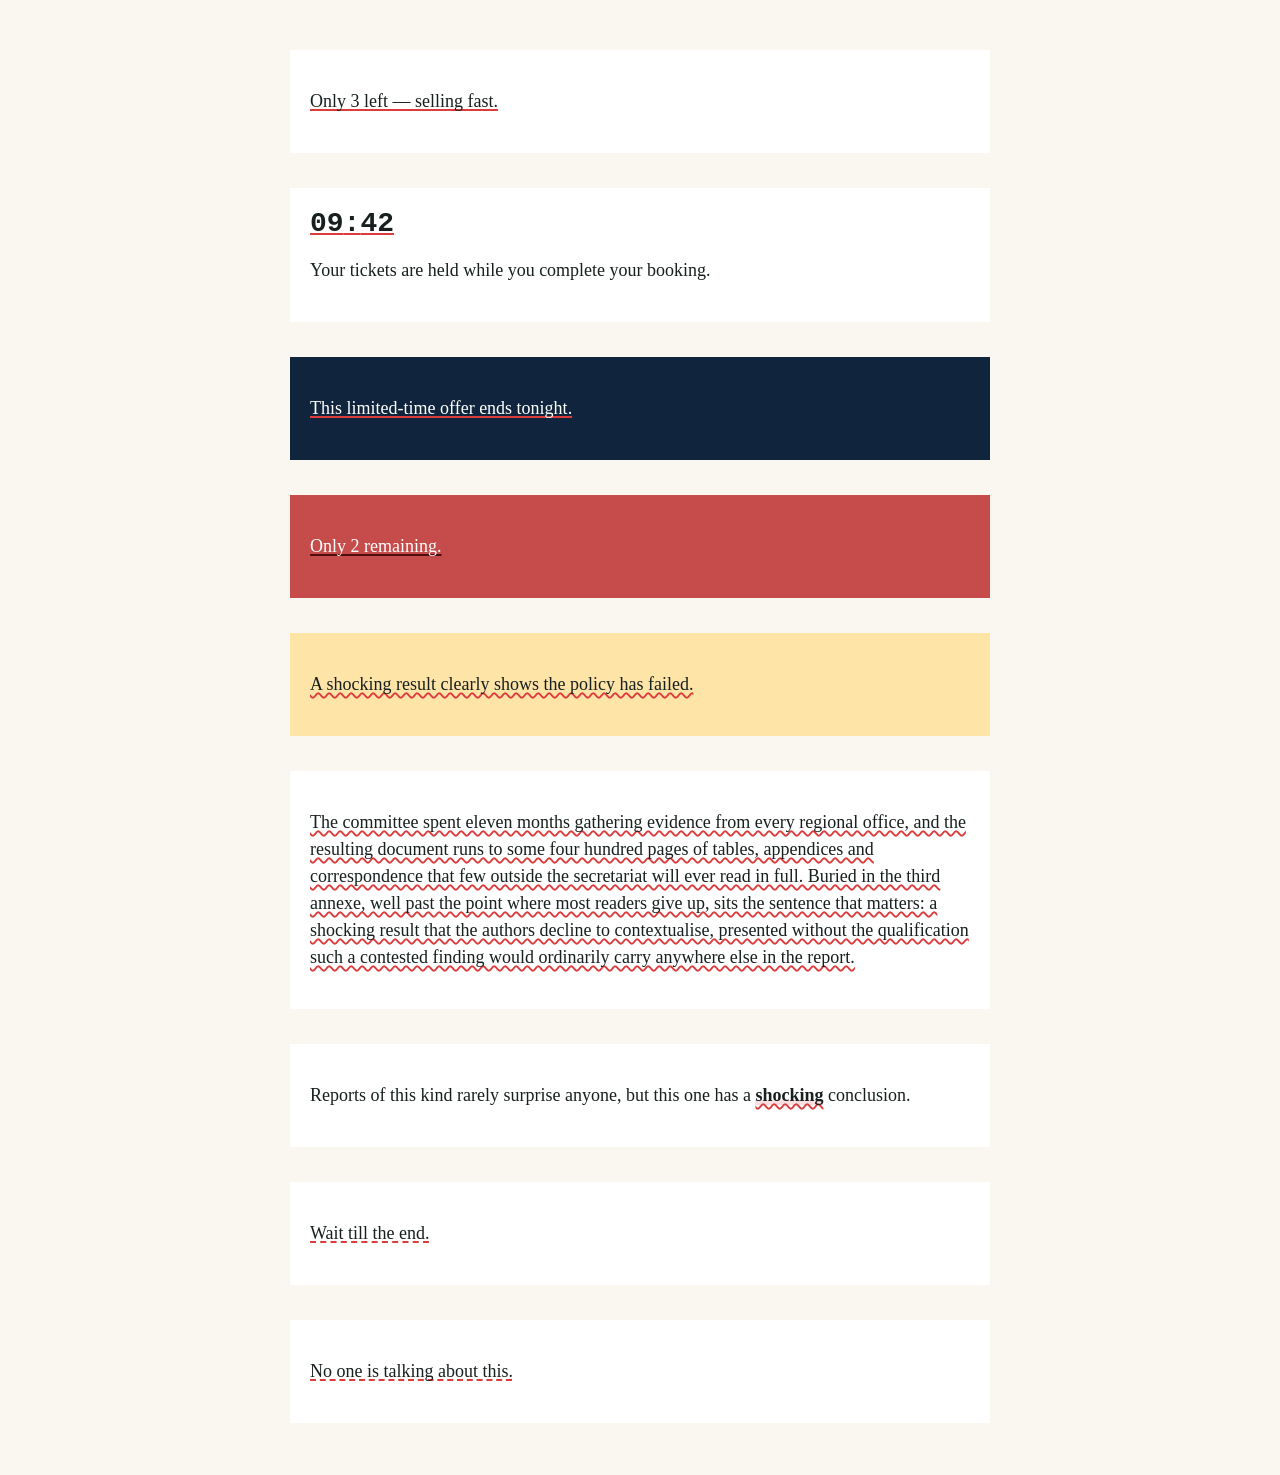
<file: tests/fixture.html>
<!doctype html>
<html lang="en">
<head>
  <meta charset="utf-8">
  <title>BaitBlocker fixture</title>
  <link rel="stylesheet" href="../overlay.css">
  <style>
    body { margin: 50px; background: #faf7f0; color: #17201f; font: 18px/1.5 Georgia, serif; }
    main { max-width: 700px; margin: auto; }
    section { margin: 35px 0; padding: 20px; background: white; }
    .timer { font: 700 28px monospace; }
    #dark { background: #10253d; color: white; }
    #red-surface { background: #c64b4b; color: white; }
    #framing { background: #ffe4a8; }
  </style>
</head>
<body>
  <main>
    <section><p id="urgency">Only 3 left — selling fast.</p></section>
    <section id="booking"><div class="timer"><span>09</span>:<span>42</span></div><p>Your tickets are held while you complete your booking.</p></section>
    <section id="dark"><p id="dark-urgency">This limited-time offer ends tonight.</p></section>
    <section id="red-surface"><p id="red-urgency">Only 2 remaining.</p></section>
    <section id="framing"><p id="framing-copy">A shocking result clearly shows the policy has failed.</p></section>
    <section id="long"><p id="long-para">The committee spent eleven months gathering
      evidence from every regional office, and the resulting document runs to some four
      hundred pages of tables, appendices and correspondence that few outside the
      secretariat will ever read in full. Buried in the third annexe, well past the point
      where most readers give up, sits the sentence that matters: a shocking result that
      the authors decline to contextualise, presented without the qualification such a
      contested finding would ordinarily carry anywhere else in the report.</p></section>
    <section id="nested"><p id="nested-para">Reports of this kind rarely surprise anyone,
      but this one has a <b id="nested-bit">shocking</b> conclusion.</p></section>
    <section id="dynamic"></section>
    <section id="shadow-host"></section>
  </main>
  <script>
    window.__baitBlockerMessages = [];
    window.chrome = {
      storage: {
        sync: { get: (defaults, callback) => callback(defaults) },
        onChanged: { addListener: listener => { window.__baitBlockerSettingsListener = listener; } }
      },
      runtime: {
        sendMessage: message => window.__baitBlockerMessages.push(message),
        onMessage: { addListener: listener => { window.__baitBlockerListener = listener; } }
      }
    };

    const shadow = document.querySelector('#shadow-host').attachShadow({ mode: 'open' });
    shadow.innerHTML = '<p id="shadow-bait">No one is talking about this.</p>';

    setTimeout(() => {
      document.querySelector('#dynamic').innerHTML = '<p id="late-bait">Wait till the end.</p>';
    }, 250);

    setTimeout(() => {
      const urgency = document.querySelector('#urgency');
      urgency.className = 'site-rerendered';
      urgency.removeAttribute('data-baitblocker-id');
      urgency.removeAttribute('data-baitblocker-kind');
      urgency.style.cssText = '';
    }, 420);

    // Poll rather than guess at a timing: capture the finding as soon as it is published,
    // so adding fixture content cannot push it past a fixed deadline.
    const capture = setInterval(() => {
      const published = [...window.__baitBlockerMessages].reverse().find(message => message.type === 'BAITBLOCKER_COUNT');
      const found = published?.tactics.find(finding => (finding.trigger || '').toLowerCase().includes('wait till the end'));
      if (found) { window.__oldLateFinding = found; clearInterval(capture); }
    }, 50);

    setTimeout(() => {
      const old = document.querySelector('#late-bait');
      const replacement = old.cloneNode(true);
      replacement.id = 'late-bait-replacement';
      old.replaceWith(replacement);
    }, 700);
  </script>
  <script src="../config.js"></script>
  <script src="../content.js"></script>
</body>
</html>
</file>
<file: site/styles.css>
/* BaitBlocker site — same system as the extension: paper ground, Righteous display,
   Besley text, Chivo Mono machine labels, and one red that only ever means "caught". */

@font-face { font-family: "Righteous"; src: url("fonts/righteous-400.ttf") format("truetype"); font-weight: 400; font-display: swap; }
@font-face { font-family: "Besley"; src: url("fonts/besley-400.ttf") format("truetype"); font-weight: 400; font-display: swap; }
@font-face { font-family: "Besley"; src: url("fonts/besley-600.ttf") format("truetype"); font-weight: 600; font-display: swap; }
@font-face { font-family: "Besley"; src: url("fonts/besley-italic-400.ttf") format("truetype"); font-style: italic; font-weight: 400; font-display: swap; }
@font-face { font-family: "Chivo Mono"; src: url("fonts/chivo-mono-400.ttf") format("truetype"); font-weight: 400; font-display: swap; }
@font-face { font-family: "Chivo Mono"; src: url("fonts/chivo-mono-500.ttf") format("truetype"); font-weight: 500; font-display: swap; }

:root {
  --ground: #f5f4ef;
  --ground-2: #e9e6dc;
  --ink: #1d1a22;
  --ink-2: #4a4453;
  --ink-3: #655f72;
  --line: #cfcabc;
  --lead: #dd3c3c;
  --lead-text: #b82929;
  --companion: #2f7d76;
  --companion-text: #276c66;
  --display: "Righteous", "Arial Rounded MT Bold", sans-serif;
  --text: "Besley", Georgia, serif;
  --mono: "Chivo Mono", ui-monospace, SFMono-Regular, Consolas, monospace;
  --gutter: clamp(1.25rem, 5vw, 3.5rem);
}

* { box-sizing: border-box; }

html { scroll-behavior: smooth; }

body {
  margin: 0;
  background: var(--ground);
  color: var(--ink);
  font: 400 17px/1.62 var(--text);
  -webkit-font-smoothing: antialiased;
  /* Faint ruled paper, so the ground reads as something written on. */
  background-image: repeating-linear-gradient(
    to bottom, transparent 0 47px, rgb(207 202 188 / .28) 47px 48px);
}

.wrap { max-width: 1080px; margin: 0 auto; padding: 0 var(--gutter); }

a { color: var(--lead-text); text-underline-offset: 3px; }
a:focus-visible, button:focus-visible { outline: 2px solid var(--companion-text); outline-offset: 3px; }

.machine {
  color: var(--ink-3);
  font: 500 10px/1 var(--mono);
  letter-spacing: .14em;
  text-transform: uppercase;
}

/* ---- masthead ---- */

.mast {
  display: flex;
  align-items: baseline;
  justify-content: space-between;
  gap: 1.5rem;
  padding: 1.15rem 0 .8rem;
  border-bottom: 1px solid var(--line);
}
.wordmark {
  color: var(--ink);
  font: 400 24px/.88 var(--display);
  letter-spacing: .012em;
  text-decoration: none;
}
.wordmark em { color: var(--lead-text); font-style: normal; }
.mast nav { display: flex; gap: 1.4rem; }
.mast nav a { color: var(--ink-3); font: 500 10px/1 var(--mono); letter-spacing: .12em; text-transform: uppercase; text-decoration: none; }
.mast nav a:hover { color: var(--ink); }

/* ---- hero ---- */

.hero { padding: clamp(3rem, 8vw, 6rem) 0 clamp(2.5rem, 6vw, 4.5rem); }

h1 {
  margin: 0 0 1.6rem;
  font: 400 clamp(2.6rem, 7.2vw, 5.2rem)/.92 var(--display);
  letter-spacing: .004em;
}
h1 em { color: var(--lead-text); font-style: normal; }

.stand {
  max-width: 46ch;
  margin: 0 0 2.2rem;
  color: var(--ink-2);
  font-size: clamp(1.05rem, 2vw, 1.25rem);
}

.cta { display: flex; align-items: center; flex-wrap: wrap; gap: 1.1rem; }

.install {
  display: inline-flex;
  align-items: center;
  gap: .7rem;
  padding: .95rem 1.6rem;
  border: 1px solid var(--ink);
  border-radius: 999px;
  background: var(--ink);
  color: var(--ground);
  font: 500 11px/1 var(--mono);
  letter-spacing: .14em;
  text-transform: uppercase;
  text-decoration: none;
  transition: transform .16s ease, background .16s ease;
}
.install:hover { transform: translateY(-1px); background: var(--lead-text); border-color: var(--lead-text); }
.install[aria-disabled="true"] {
  background: transparent;
  border-color: var(--line);
  color: var(--ink-3);
  cursor: default;
  pointer-events: none;
}
.cta small { color: var(--ink-3); font: 500 10px/1.5 var(--mono); letter-spacing: .1em; text-transform: uppercase; }

/* ---- the demonstration ---- */

.specimen {
  position: relative;
  margin: 0 0 clamp(3rem, 7vw, 5rem);
  padding: clamp(1.6rem, 4vw, 2.6rem) clamp(1.4rem, 4vw, 2.6rem) clamp(1.6rem, 4vw, 2.4rem);
  border: 1px solid var(--line);
  border-radius: 12px;
  background: #fffdf8;
  box-shadow: 0 22px 48px rgb(29 26 34 / .07);
}
.specimen > .machine { display: block; margin-bottom: 1.1rem; }
.specimen p {
  max-width: 34ch;
  margin: 0;
  font-size: clamp(1.3rem, 3.4vw, 1.95rem);
  line-height: 1.5;
}
.specimen p + p { margin-top: .9rem; }

/* Marks match the extension: 1.5px underline, style per category, 16% wash. */
.mark {
  position: relative;
  text-decoration-line: underline;
  text-decoration-color: var(--lead);
  text-decoration-thickness: 1.5px;
  text-underline-offset: 2px;
  text-decoration-skip-ink: none;
  background-image: linear-gradient(transparent 74%, rgb(221 60 60 / .16) 74%);
  background-repeat: no-repeat;
  box-decoration-break: clone;
}
.mark[data-c="influence"] { text-decoration-style: dotted; }
.mark[data-c="engagement"] { text-decoration-style: dashed; }
.mark[data-c="framing"] { text-decoration-style: wavy; }

/* Each mark arrives in turn, the way the extension reveals them. */
.mark { animation: settle .5s ease-out both; animation-delay: calc(var(--i) * .42s + .5s); }
@keyframes settle {
  from { text-decoration-color: transparent; background-size: 0 100%; }
  60%  { text-decoration-color: var(--lead); background-size: 100% 100%; filter: drop-shadow(0 0 7px rgb(221 60 60 / .55)); }
  to   { text-decoration-color: var(--lead); background-size: 100% 100%; filter: none; }
}

.readout {
  display: flex;
  align-items: baseline;
  gap: .55rem;
  margin-top: clamp(1.4rem, 3vw, 2rem);
  padding-top: 1.1rem;
  border-top: 1px solid var(--line);
}
.readout b { color: var(--lead-text); font: 400 2.4rem/.8 var(--display); }
.readout span { color: var(--ink-2); font: 400 1rem/1 var(--display); }
.readout .machine { margin-left: auto; align-self: center; }

/* ---- sections ---- */

section { padding: clamp(2rem, 4.5vw, 3.2rem) 0; }

.single p { max-width: 58ch; color: var(--ink-2); font-size: 1rem; }
.single p:first-child { margin-top: 0; }

.head {
  display: flex;
  align-items: baseline;
  justify-content: space-between;
  gap: 1.5rem;
  padding-bottom: .85rem;
  margin-bottom: clamp(1.6rem, 3vw, 2.2rem);
  border-bottom: 1px solid var(--line);
}
.head h2 { margin: 0; color: var(--ink-3); font: 500 10px/1 var(--mono); letter-spacing: .14em; text-transform: uppercase; }
.head h2 span { margin-right: 1.1rem; color: var(--lead-text); }

.cards { display: grid; grid-template-columns: repeat(auto-fit, minmax(230px, 1fr)); gap: 1px; background: var(--line); border: 1px solid var(--line); }
.card { padding: 1.5rem 1.4rem 1.6rem; background: var(--ground); }
.card b {
  display: inline-block;
  margin-bottom: .55rem;
  font: 600 1.22rem/1.2 var(--text);
  text-decoration: underline 1.5px var(--lead);
  text-underline-offset: 4px;
  text-decoration-skip-ink: none;
}
.card[data-c="influence"] b { text-decoration-style: dotted; }
.card[data-c="engagement"] b { text-decoration-style: dashed; }
.card[data-c="framing"] b { text-decoration-style: wavy; }
.card p { margin: 0 0 .8rem; color: var(--ink-2); font-size: .96rem; line-height: 1.55; }
.card small { display: block; color: var(--ink-3); font: 400 .78rem/1.5 var(--text); font-style: italic; }

.two { display: grid; grid-template-columns: minmax(0, 1.25fr) minmax(260px, .75fr); gap: clamp(2rem, 5vw, 4rem); }
.two p { max-width: 58ch; color: var(--ink-2); font-size: 1rem; }
.two p:first-child { margin-top: 0; }
.two em { color: var(--ink); }

.panel { align-self: start; padding: 1.5rem; border-radius: 10px; background: var(--ground-2); }
.panel .machine { display: block; margin-bottom: 1rem; }
.panel ul { margin: 0; padding: 0; list-style: none; }
.panel li { padding: .7rem 0; border-top: 1px solid var(--line); color: var(--ink-2); font-size: .9rem; line-height: 1.5; }
.panel li:first-child { border-top: 0; padding-top: 0; }
.panel li b { display: block; color: var(--ink); font-size: .95rem; }

/* ---- long-form (privacy) ---- */

.prose { max-width: 62ch; padding: clamp(2.5rem, 6vw, 4rem) 0 1rem; }
.prose h1 { max-width: none; margin-bottom: .5rem; font-size: clamp(2rem, 5vw, 3rem); }
.prose h2 {
  margin: 2.6rem 0 .7rem;
  padding-top: .9rem;
  border-top: 1px solid var(--line);
  font: 600 1.16rem/1.3 var(--text);
}
.prose h3 { margin: 1.7rem 0 .5rem; font: 600 1rem/1.35 var(--text); }
.prose .stamp {
  margin: 0 0 2rem;
  padding-bottom: 1.3rem;
  border-bottom: 1px solid var(--line);
  color: var(--ink-3);
  font: 500 10px/1 var(--mono);
  letter-spacing: .14em;
  text-transform: uppercase;
}
.prose strong { color: var(--ink); }
.prose p, .prose li { color: var(--ink-2); }
.prose ul { padding-left: 1.15rem; }
.prose li { margin-bottom: .55rem; }
.prose .lede { color: var(--ink); font-size: 1.15rem; }
.prose table { width: 100%; margin: 1.2rem 0; border-collapse: collapse; font-size: .95rem; }
.prose th, .prose td { padding: .65rem .9rem .65rem 0; border-bottom: 1px solid var(--line); text-align: left; vertical-align: top; }
.prose th { color: var(--ink); font: 500 .74rem/1.4 var(--mono); letter-spacing: .1em; text-transform: uppercase; }
.prose td { color: var(--ink-2); }
.prose code { font: 400 .88em/1 var(--mono); }

/* ---- footer ---- */

footer {
  margin-top: clamp(2rem, 5vw, 3.5rem);
  padding: 1.4rem 0 3rem;
  border-top: 1px solid var(--line);
}
.foot-row { display: flex; flex-wrap: wrap; align-items: center; justify-content: space-between; gap: 1rem; }
.foot-row nav { display: flex; gap: 1.4rem; }
.foot-row a { color: var(--ink-3); font: 500 10px/1 var(--mono); letter-spacing: .12em; text-transform: uppercase; text-decoration: none; }
.foot-row a:hover { color: var(--ink); }

.strip { display: grid; grid-template-columns: repeat(48, 1fr); gap: 4px; height: 18px; align-items: end; margin-top: 1.6rem; }
.strip i { display: block; width: 1px; height: 12px; background: var(--line); }
.strip i:nth-child(7n) { width: 2px; height: 18px; background: var(--lead); }

@media (max-width: 760px) {
  .two { grid-template-columns: minmax(0, 1fr); }
  .mast nav { gap: 1rem; }
}

@media (prefers-reduced-motion: reduce) {
  html { scroll-behavior: auto; }
  .mark { animation: none; }
  .install { transition: none; }
}
</file>
<file: control.css>
@import url("brand.css");

* { box-sizing: border-box; }

body {
  min-height: 100vh;
  margin: 0;
  background: var(--ground);
  color: var(--ink);
  font-family: var(--font-text);
  -webkit-font-smoothing: antialiased;
}

.mast {
  display: flex;
  align-items: baseline;
  justify-content: space-between;
  max-width: 1120px;
  margin: 0 auto;
  padding: 20px 34px 13px;
  border-bottom: 1px solid var(--line);
}

.wordmark { font: 400 25px/.9 var(--font-display); letter-spacing: .012em; }
.wordmark em, h1 em { color: var(--accent-lead-text); font-style: normal; }
.machine, .section-head, .lens-no, footer {
  font-family: var(--font-mono);
  letter-spacing: .12em;
  text-transform: uppercase;
}
.machine { color: var(--ink-3); font-size: 10px; }

main { max-width: 1120px; margin: 0 auto; padding: 38px 34px 48px; }

.hero {
  display: grid;
  grid-template-columns: minmax(0, 1fr) minmax(280px, auto);
  gap: clamp(32px, 6vw, 72px);
  align-items: end;
  padding-bottom: 30px;
  border-bottom: 1px solid var(--line);
}

h1 {
  margin: 0;
  font: 400 clamp(30px, 3.6vw, 52px)/.94 var(--font-display);
  letter-spacing: .005em;
}

.master {
  display: flex;
  align-items: center;
  justify-content: space-between;
  gap: 24px;
  min-width: 280px;
  padding: 13px 0;
  border-top: 1px solid var(--ink);
  border-bottom: 1px solid var(--ink);
  cursor: pointer;
}
.master span b, .master span small { display: block; }
.master span b { font: 600 15px/1.25 var(--font-text); }
.master span small { margin-top: 3px; color: var(--ink-3); font: 400 9px/1.2 var(--font-mono); letter-spacing: .08em; text-transform: uppercase; }

.master input, .lens input { position: absolute; opacity: 0; pointer-events: none; }
.master > i, .lens > i {
  position: relative;
  display: block;
  flex: none;
  width: 43px;
  height: 24px;
  border: 1px solid var(--ink);
  border-radius: 999px;
}
.master > i::after, .lens > i::after {
  content: "";
  position: absolute;
  top: 3px;
  left: 3px;
  width: 16px;
  height: 16px;
  border-radius: 50%;
  background: var(--ink);
  transition: transform .18s ease, background .18s ease;
}
.master input:checked + i, .lens input:checked + i { border-color: var(--accent-companion); background: var(--accent-companion); }
.master input:checked + i::after, .lens input:checked + i::after { background: var(--ground); transform: translateX(19px); }
.master:focus-within, .lens:focus-within { outline: 2px solid var(--focus); outline-offset: 3px; }

section { margin-top: 38px; }
.section-head {
  display: flex;
  align-items: baseline;
  justify-content: space-between;
  padding: 13px 0;
  border-top: 1px solid var(--line);
  border-bottom: 1px solid var(--line);
  color: var(--ink-3);
  font-size: 10px;
}
.section-head p { margin: 0; }
.section-head p span { margin-right: 18px; color: var(--accent-lead-text); }

.lenses { display: grid; grid-template-columns: 1fr 1fr; }
.lens {
  display: grid;
  grid-template-columns: 30px minmax(0, 1fr) auto;
  gap: 14px;
  align-items: center;
  min-height: 74px;
  padding: 14px 14px 14px 0;
  border-bottom: 1px solid var(--line);
  cursor: pointer;
}
.lens:nth-child(odd) { padding-right: 24px; border-right: 1px solid var(--line); }
.lens:nth-child(even) { padding-left: 24px; }
.lens:hover { background: var(--ground-2); }
.lens-no { align-self: start; padding-top: 4px; color: var(--ink-3); font-size: 9px; }
.lens-copy b, .lens-copy small { display: block; }
.lens-copy b { font: 600 18px/1.15 var(--font-text); }
.lens-copy small { margin-top: 5px; color: var(--ink-2); font: 400 12px/1.35 var(--font-text); }

.sensitivity { padding: 18px 0 2px; }
input[type="range"] { width: 100%; accent-color: var(--accent-companion); }
input[type="range"]:focus-visible { outline: 2px solid var(--focus); outline-offset: 6px; }

.visually-hidden {
  position: absolute;
  width: 1px;
  height: 1px;
  overflow: hidden;
  clip-path: inset(50%);
  white-space: nowrap;
}

.paused { margin: 0; padding: 0; list-style: none; }
.paused li {
  display: flex;
  align-items: center;
  justify-content: space-between;
  gap: 20px;
  padding: 15px 0;
  border-bottom: 1px solid var(--line);
  font: 400 15px/1.3 var(--font-text);
}
.paused-empty {
  padding: 16px 0 !important;
  border-bottom: 0 !important;
  color: var(--ink-3);
  font-style: italic;
}
.resume {
  padding: 8px 15px;
  border: 1px solid var(--ink);
  border-radius: 999px;
  background: transparent;
  color: var(--ink);
  font: 500 9px/1 var(--font-mono);
  letter-spacing: .12em;
  cursor: pointer;
}
.resume:hover { background: var(--ink); color: var(--ground); }

.stats {
  display: grid;
  grid-template-columns: repeat(auto-fit, minmax(140px, 1fr));
  gap: 1px;
  margin-top: 18px;
  background: var(--line);
  border: 1px solid var(--line);
}
.stat {
  padding: 17px 16px;
  background: var(--ground);
}
.stat b { display: block; color: var(--ink); font: 400 34px/.9 var(--font-display); }
.stat.lead b { color: var(--accent-lead-text); }
.stat small {
  display: block;
  margin-top: 9px;
  color: var(--ink-3);
  font: 500 9px/1.2 var(--font-mono);
  letter-spacing: .1em;
  text-transform: uppercase;
}

:where(button, input, [tabindex]):focus-visible { outline: 2px solid var(--focus); outline-offset: 3px; }
.range-labels { display: grid; grid-template-columns: repeat(3, 1fr); margin-top: 10px; }
.range-labels > span:nth-child(2) { text-align: center; }
.range-labels > span:last-child { text-align: right; }
.range-labels b, .range-labels small { display: block; }
.range-labels b { color: var(--ink-2); font: 500 9px/1.2 var(--font-mono); letter-spacing: .1em; text-transform: uppercase; }
.range-labels small { margin-top: 4px; color: var(--ink-3); font: 400 11px/1.3 var(--font-text); }

.reading {
  display: grid;
  grid-template-columns: minmax(0, 1.4fr) minmax(280px, .6fr);
  gap: clamp(32px, 5vw, 68px);
  margin-top: 32px;
}

.reading-copy p {
  max-width: 60ch;
  margin: 0 0 16px;
  color: var(--ink-2);
  font: 400 15px/1.6 var(--font-text);
}
.reading-copy p:last-child { margin-bottom: 0; }
.reading-copy em { color: var(--ink); font-style: italic; }

.reading-list {
  align-self: start;
  padding: 20px;
  border-radius: 8px;
  background: var(--ground-2);
}
.reading-list .machine { display: block; margin-bottom: 16px; font-size: 9px; }
.reading-list dl { margin: 0; }
.reading-list dt {
  padding-top: 12px;
  border-top: 1px solid var(--line);
  font: 600 14px/1.2 var(--font-text);
  text-decoration: underline 1.5px var(--accent-lead);
  text-underline-offset: 3px;
  text-decoration-skip-ink: none;
}
.reading-list dt:first-of-type { padding-top: 0; border-top: 0; }
.reading-list dt[data-lens="influence"] { text-decoration-style: dotted; }
.reading-list dt[data-lens="engagement"] { text-decoration-style: dashed; }
.reading-list dt[data-lens="framing"] { text-decoration-style: wavy; }
.reading-list dd {
  margin: 6px 0 13px;
  color: var(--ink-2);
  font: 400 11.5px/1.5 var(--font-text);
}
.reading-list .regulation {
  margin: 4px 0 0;
  padding-top: 14px;
  border-top: 1px solid var(--line);
  color: var(--ink-3);
  font: 400 12px/1.55 var(--font-text);
}

@media (max-width: 900px) {
  .hero, .reading { grid-template-columns: minmax(0, 1fr); }
  .hero { align-items: start; gap: 26px; }
}

footer {
  display: grid;
  grid-template-columns: 1fr auto;
  gap: 24px;
  align-items: center;
  margin-top: 42px;
  padding-top: 15px;
  border-top: 1px solid var(--line);
  color: var(--ink-3);
  font-size: 9px;
}
footer p { margin: 0; }
footer button {
  padding: 10px 17px;
  border: 1px solid var(--ink);
  border-radius: 999px;
  background: transparent;
  color: var(--ink);
  font: 500 9px/1 var(--font-mono);
  letter-spacing: .12em;
  cursor: pointer;
}
footer button:hover { background: var(--ink); color: var(--ground); }

.scan-strip {
  display: grid;
  grid-template-columns: repeat(28, 1fr);
  gap: 6px;
  align-items: end;
  max-width: 1120px;
  height: 34px;
  margin: 0 auto 22px;
  padding: 0 34px;
}
.scan-strip i { display: block; width: 1px; height: 24px; background: var(--line); }
.scan-strip i:nth-child(7n) { width: 2px; height: 34px; background: var(--accent-lead); }

@media (max-width: 760px) {
  .mast, main { padding-left: 20px; padding-right: 20px; }
  .hero { grid-template-columns: 1fr; }
  
@media (prefers-reduced-motion: reduce) {
  .master > i::after, .lens > i::after { transition: none; }
}
</file>
<file: popup.css>
@import url("brand.css");

* { box-sizing: border-box; }

/* Author rules outrank the UA sheet's [hidden] rule, so restate it. */
[hidden] { display: none !important; }

body {
  width: 296px;
  max-height: 440px;
  margin: 0;
  overflow-y: auto;
  background: var(--ground);
  color: var(--ink);
  font-family: var(--font-text);
  -webkit-font-smoothing: antialiased;
}

button { font: inherit; }

:where(button, input, [tabindex]):focus-visible {
  outline: 2px solid var(--focus);
  outline-offset: 2px;
}

.mast {
  display: flex;
  align-items: baseline;
  justify-content: space-between;
  padding: 11px 14px 9px;
  border-bottom: 1px solid var(--line);
}

.wordmark {
  font: 400 18px/.88 var(--font-display);
  letter-spacing: .012em;
}

.wordmark em { color: var(--accent-lead-text); font-style: normal; }
.machine, .kicker, #position {
  color: var(--ink-3);
  font: 500 9px/1 var(--font-mono);
  letter-spacing: .14em;
  text-transform: uppercase;
}

.readout { padding: 13px 14px 12px; }
.kicker { margin: 0 0 5px; color: var(--ink-2); }

.count-line {
  display: flex;
  align-items: flex-end;
  gap: 9px;
}

#count {
  color: var(--accent-lead-text);
  font: 400 44px/.8 var(--font-display);
  letter-spacing: .01em;
}

.count-line > span {
  padding-bottom: 2px;
  color: var(--ink);
  font: 400 16px/.9 var(--font-display);
}

#summary {
  margin: 9px 0 11px;
  color: var(--ink-2);
  font: 400 11.5px/1.45 var(--font-text);
}

.reload {
  display: block;
  width: 100%;
  min-height: 30px;
  margin: 0 0 11px;
  border: 1px solid var(--ink);
  border-radius: 999px;
  background: transparent;
  color: var(--ink);
  font: 500 9px/1 var(--font-mono);
  letter-spacing: .12em;
  text-transform: uppercase;
  cursor: pointer;
}
.reload:hover { background: var(--ink); color: var(--ground); }

.lens-strip {
  display: grid;
  grid-template-columns: repeat(4, 1fr);
  gap: 4px;
  margin: 0 0 11px;
}
.lens-strip:empty { display: none; }

.lens-chip {
  display: flex;
  flex-direction: column;
  gap: 4px;
  padding: 5px 5px 4px;
  border: 1px solid var(--line);
  border-radius: 3px;
  background: transparent;
  color: var(--ink-2);
  cursor: pointer;
  text-align: left;
}
.lens-chip b {
  color: var(--ink-3);
  font: 500 7px/1 var(--font-mono);
  letter-spacing: .06em;
}
.lens-chip span { color: var(--ink); font: 400 15px/.9 var(--font-display); }
.lens-chip:hover:not(:disabled) { border-color: var(--ink); }
.lens-chip[aria-pressed="true"] {
  border-color: var(--accent-lead-text);
  background: var(--ground-2);
}
.lens-chip[aria-pressed="true"] span,
.lens-chip[aria-pressed="true"] b { color: var(--accent-lead-text); }
.lens-chip:disabled { opacity: .45; cursor: default; }

.stepper {
  display: grid;
  grid-template-columns: 1fr auto 1fr;
  gap: 6px;
  align-items: center;
  padding-top: 9px;
  border-top: 1px solid var(--line);
}

.stepper button, .control-link {
  border: 1px solid var(--ink);
  border-radius: 999px;
  background: transparent;
  color: var(--ink);
  font: 500 9px/1 var(--font-mono);
  letter-spacing: .12em;
  text-transform: uppercase;
  cursor: pointer;
}

.stepper button { min-height: 26px; padding: 0 8px; }
.stepper button:last-child { justify-self: end; }
.stepper button:hover:not(:disabled) { background: var(--ink); color: var(--ground); }
.stepper button:disabled { border-color: var(--line); color: var(--ink-3); cursor: default; }
#position { min-width: 38px; text-align: center; }

ol {
  margin: 0;
  padding: 0 14px;
  border-top: 1px solid var(--line);
  list-style: none;
}

li { border-bottom: 1px solid var(--line); }

.finding {
  position: relative;
  display: grid;
  grid-template-columns: 18px minmax(0, 1fr) 14px;
  gap: 7px;
  align-items: start;
  width: 100%;
  min-height: 58px;
  padding: 9px 2px 9px 0;
  border: 0;
  background: transparent;
  color: var(--ink);
  text-align: left;
  cursor: pointer;
}

.tell-mark {
  position: relative;
  display: block;
  width: 6px;
  height: 6px;
  margin: 2px auto 0;
  border-radius: 999px;
  background: var(--accent-lead);
}

.tell-mark::after {
  content: "";
  position: absolute;
  top: 6px;
  left: 2.5px;
  width: 1px;
  height: 26px;
  background: var(--accent-lead);
}

.finding-copy { min-width: 0; }
.finding-lens {
  display: block;
  margin-bottom: 3px;
  color: var(--accent-lead-text);
  font: 500 8px/1.2 var(--font-mono);
  letter-spacing: .12em;
  text-transform: uppercase;
}

.finding-title {
  display: block;
  color: var(--ink);
  font: 600 13px/1.16 var(--font-text);
}

.finding-trigger {
  display: block;
  margin-top: 3px;
  overflow: hidden;
  color: var(--ink-2);
  font: italic 400 10px/1.3 var(--font-text);
  text-overflow: ellipsis;
  white-space: nowrap;
}

.finding-arrow {
  padding-top: 14px;
  color: var(--ink-3);
  font: 400 12px/1 var(--font-mono);
  transition: transform .18s ease, color .18s ease;
}

.finding:hover, .finding[aria-current="true"] { background: var(--ground-2); }
.finding:hover .finding-arrow, .finding[aria-current="true"] .finding-arrow {
  color: var(--accent-companion-text);
  transform: translate(2px, 2px);
}

.finding[aria-current="true"] .tell-mark { box-shadow: 0 0 0 4px rgb(47 125 118 / .18); }

.empty {
  margin: 0;
  padding: 18px 2px 20px;
  color: var(--ink-2);
  font: italic 400 12.5px/1.5 var(--font-text);
}

.actions { padding: 11px 14px; display: grid; gap: 8px; }

.site-pause {
  display: flex;
  align-items: center;
  justify-content: space-between;
  gap: 10px;
  padding: 8px 11px;
  border: 1px solid var(--line);
  border-radius: 3px;
  cursor: pointer;
}
.site-pause b, .site-pause small { display: block; }
.site-pause b { font: 600 11.5px/1.2 var(--font-text); }
.site-pause b span { word-break: break-all; }
.site-pause small {
  margin-top: 3px;
  color: var(--ink-3);
  font: 500 8px/1.3 var(--font-mono);
  letter-spacing: .1em;
  text-transform: uppercase;
}
.site-pause input {
  position: absolute;
  width: 1px;
  height: 1px;
  opacity: 0;
}
.site-pause > i {
  position: relative;
  display: block;
  flex: none;
  width: 38px;
  height: 21px;
  border: 1px solid var(--ink);
  border-radius: 999px;
}
.site-pause > i::after {
  content: "";
  position: absolute;
  top: 3px;
  left: 3px;
  width: 13px;
  height: 13px;
  border-radius: 50%;
  background: var(--ink);
  transition: transform .18s ease, background .18s ease;
}
.site-pause input:checked + i { border-color: var(--accent-lead-text); background: var(--accent-lead-text); }
.site-pause input:checked + i::after { background: var(--ground); transform: translateX(17px); }
.site-pause:focus-within { outline: 2px solid var(--focus); outline-offset: 2px; }
.site-pause.unavailable { opacity: .5; cursor: default; }

.control-link {
  display: flex;
  align-items: center;
  justify-content: space-between;
  width: 100%;
  min-height: 32px;
  padding: 0 12px;
}
.control-link:hover { background: var(--ink); color: var(--ground); }
.control-link span { color: var(--accent-companion-text); font-size: 13px; }
.control-link:hover span { color: var(--ground); }

footer { padding: 0 14px 12px; }
footer p {
  margin: 0 0 9px;
  font: 400 9px/1.2 var(--font-mono);
  letter-spacing: .12em;
  text-transform: uppercase;
}
.stats { color: var(--ink-2); }

.scan-strip {
  display: grid;
  grid-template-columns: repeat(28, 1fr);
  gap: 5px;
  height: 16px;
  align-items: end;
}
.scan-strip i { display: block; width: 1px; height: 11px; background: var(--line); }
.scan-strip i:nth-child(7n) { width: 2px; height: 16px; background: var(--accent-lead); }

@media (prefers-reduced-motion: reduce) {
  .finding-arrow, .site-pause > i::after { transition: none; }
}
</file>
<file: overlay.css>
@font-face {
  font-family: "Besley";
  src: url("fonts/besley-400.ttf") format("truetype");
  font-style: normal;
  font-weight: 400;
}

@font-face {
  font-family: "Besley";
  src: url("fonts/besley-600.ttf") format("truetype");
  font-style: normal;
  font-weight: 600;
}

@font-face {
  font-family: "Besley";
  src: url("fonts/besley-italic-400.ttf") format("truetype");
  font-style: italic;
  font-weight: 400;
}

@font-face {
  font-family: "Chivo Mono";
  src: url("fonts/chivo-mono-500.ttf") format("truetype");
  font-style: normal;
  font-weight: 500;
}

.baitblocker-mark {
  position: relative !important;
  text-decoration-line: underline !important;
  text-decoration-color: var(--baitblocker-accent, #dd3c3c) !important;
  text-decoration-thickness: 1.5px !important;
  text-underline-offset: 2px !important;
  text-decoration-skip-ink: none !important;
}

.baitblocker-mark.baitblocker-inline {
  background-image: linear-gradient(transparent 74%, var(--baitblocker-wash, #dd3c3c29) 74%) !important;
  background-repeat: no-repeat !important;
  box-decoration-break: clone !important;
  -webkit-box-decoration-break: clone !important;
}

.baitblocker-mark[data-baitblocker-kind="influence"] { text-decoration-style: dotted !important; }
.baitblocker-mark[data-baitblocker-kind="engagement"] { text-decoration-style: dashed !important; }
.baitblocker-mark[data-baitblocker-kind="framing"] { text-decoration-style: wavy !important; }

.baitblocker-new { animation: baitblocker-blink .68s ease-in-out 3; }
.baitblocker-focus { animation: baitblocker-focus .52s ease-in-out 3 !important; }

@keyframes baitblocker-blink {
  0%, 100% { filter: none; }
  50% {
    filter: drop-shadow(0 0 7px var(--baitblocker-accent, #dd3c3c));
    text-shadow: 0 0 8px var(--baitblocker-accent, #dd3c3c);
  }
}

@keyframes baitblocker-focus {
  0%, 100% { filter: none; }
  50% {
    filter: drop-shadow(0 0 10px var(--baitblocker-accent, #dd3c3c));
    text-shadow: 0 0 10px var(--baitblocker-accent, #dd3c3c);
  }
}

#baitblocker-tooltip {
  all: initial;
  box-sizing: border-box;
  position: fixed !important;
  z-index: 2147483647 !important;
  width: min(310px, calc(100vw - 24px)) !important;
  transform: translateY(-100%) !important;
  padding: 15px 18px 16px 31px !important;
  border: 1px solid #cfcabc !important;
  border-radius: 10px !important;
  background: #f5f4ef !important;
  color: #1d1a22 !important;
  box-shadow: 0 8px 24px rgb(29 26 34 / .16) !important;
  font: 400 13px/1.48 "Besley", Georgia, serif !important;
  pointer-events: auto !important;
}

#baitblocker-tooltip[data-position="below"] { transform: none !important; }
#baitblocker-tooltip[hidden] { display: none !important; }
#baitblocker-tooltip .baitblocker-tell {
  position: absolute !important;
  top: 16px !important;
  left: 15px !important;
  display: block !important;
  width: 6px !important;
  height: 6px !important;
  border-radius: 50% !important;
  background: var(--baitblocker-accent, #dd3c3c) !important;
}
#baitblocker-tooltip .baitblocker-tell::after {
  content: "" !important;
  position: absolute !important;
  top: 6px !important;
  left: 2.5px !important;
  width: 1px !important;
  height: 31px !important;
  background: var(--baitblocker-accent, #dd3c3c) !important;
}
#baitblocker-tooltip small,
#baitblocker-tooltip b,
#baitblocker-tooltip span,
#baitblocker-tooltip q { display: block !important; }
#baitblocker-tooltip small {
  margin: 0 0 3px !important;
  color: var(--baitblocker-accent, #dd3c3c) !important;
  font: 500 9px/1.2 "Chivo Mono", monospace !important;
  letter-spacing: .12em !important;
  text-transform: uppercase !important;
}
#baitblocker-tooltip b {
  margin: 0 0 5px !important;
  color: #1d1a22 !important;
  font: 600 16px/1.18 "Besley", Georgia, serif !important;
}
#baitblocker-tooltip span { color: #4a4453 !important; font: inherit !important; }
#baitblocker-tooltip q {
  margin: 10px 0 0 !important;
  padding: 7px 0 0 !important;
  border-top: 1px solid #cfcabc !important;
  color: #4a4453 !important;
  font: italic 400 11px/1.35 "Besley", Georgia, serif !important;
}
#baitblocker-tooltip q::before { content: "Triggered by “" !important; }
#baitblocker-tooltip q::after { content: "”" !important; }

@media (prefers-reduced-motion: reduce) {
  .baitblocker-new, .baitblocker-focus { animation: none !important; }
}
</file>
